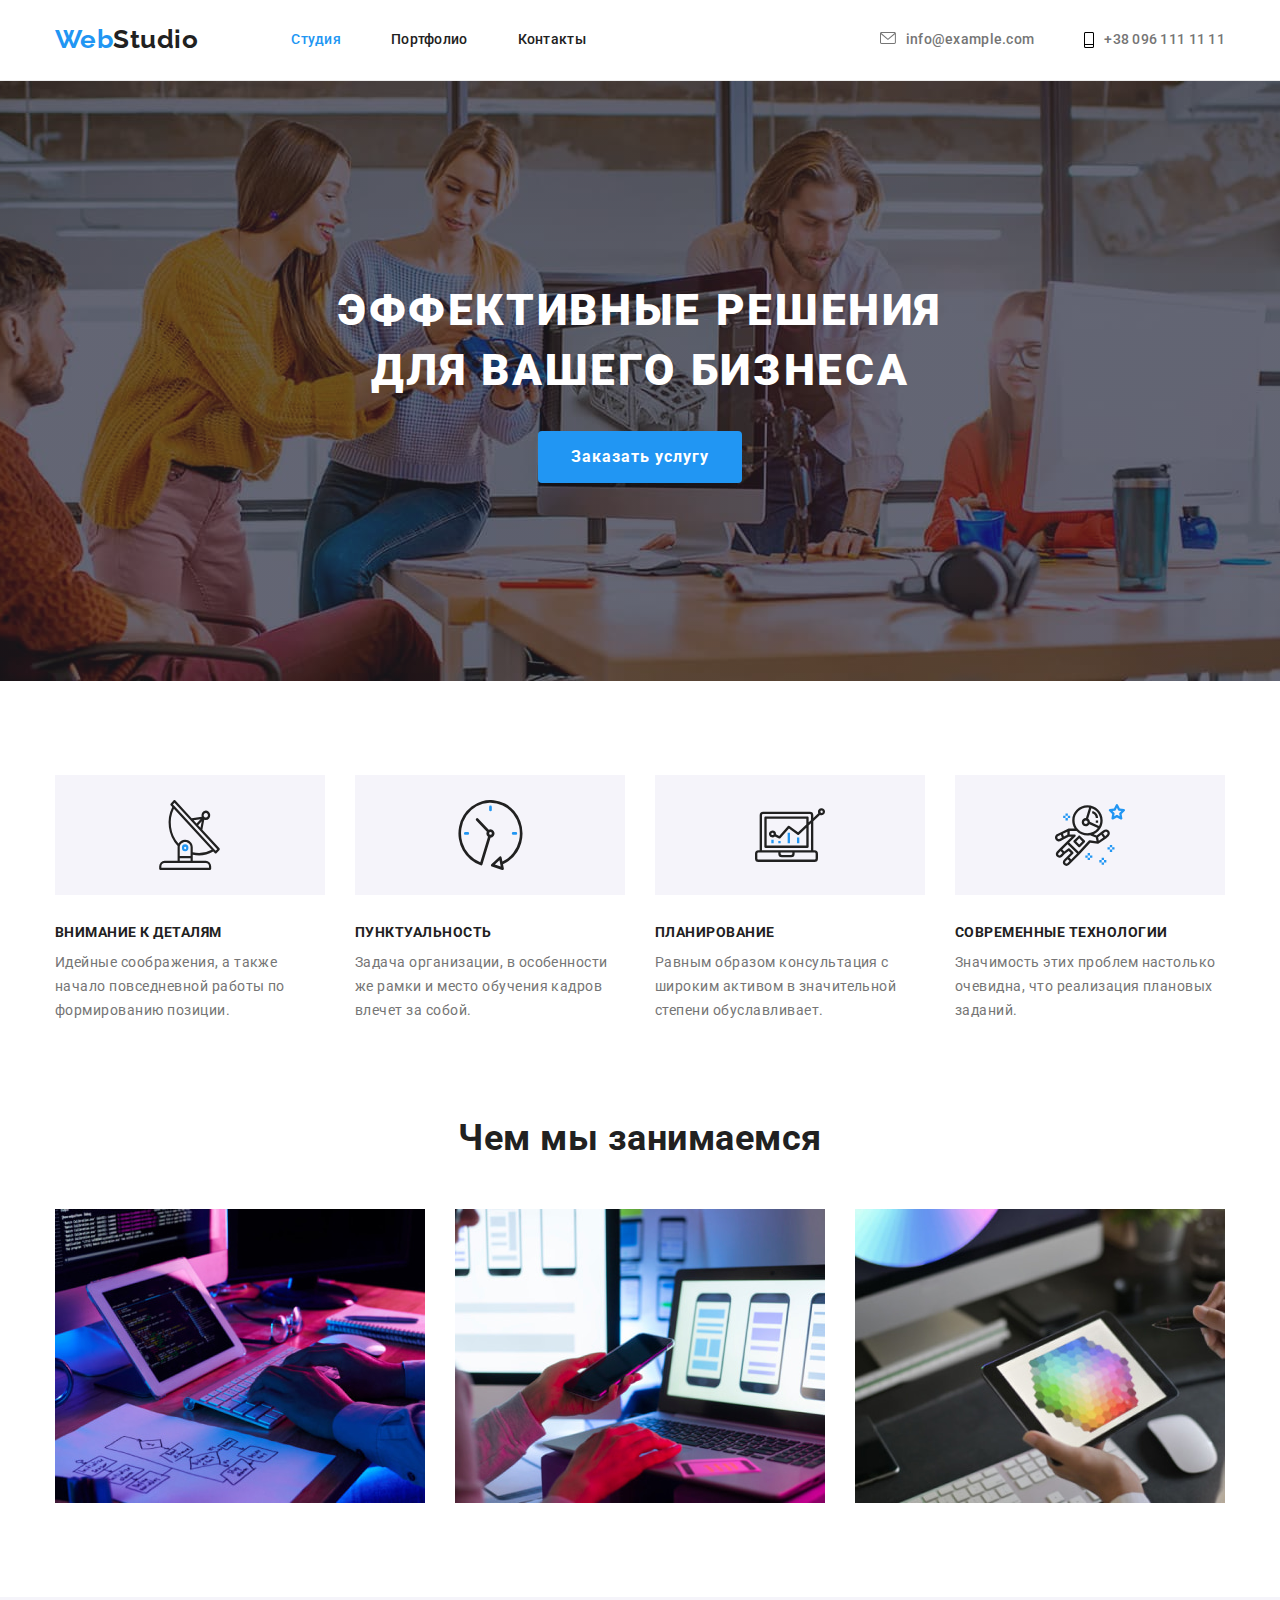
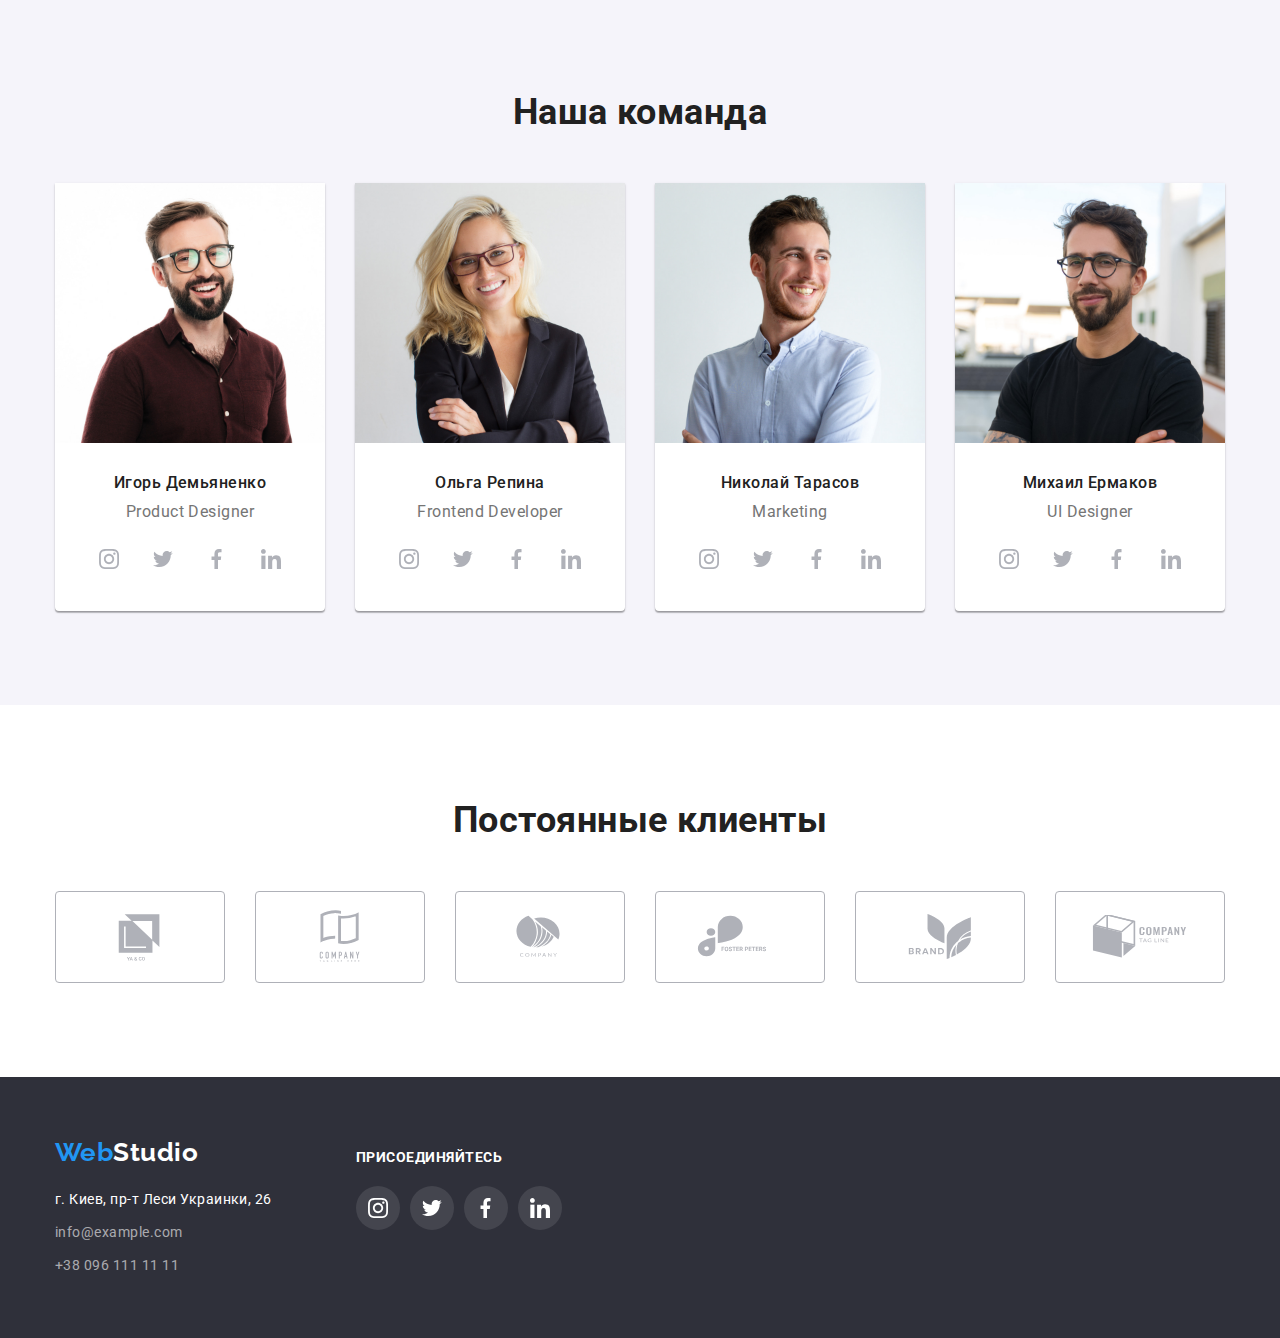
<file: index.html>
<!DOCTYPE html>
<html lang="ru">

<head>
    <meta charset="UTF-8" />
    <meta name="viewport" content="width=device-width, initial-scale=1.0" />
    <title>Главная</title>
    <!-- font-family: 'Raleway', sans-serif; -->
    <!-- font-family: 'Roboto', sans-serif; -->
    <link href="https://fonts.googleapis.com/css2?family=Raleway:wght@700&family=Roboto:wght@400;500;700;900&display=swap"
    rel="stylesheet"
    />
    <!-- modern-normalize-min -->
    <link rel="stylesheet" href="https://cdnjs.cloudflare.com/ajax/libs/modern-normalize/1.1.0/modern-normalize.min.css" />
    <!-- styles.css -->
    <link rel="stylesheet" href="./css/styles.css" />
</head>

<body class="page studio">
    <!--Шапка сайта-->
    <header class="page-header">
        <div class="container main-nav">
            <nav class="nav">
                <a href="./index.html" class="logo">
                    Web<span class="text" lang="en">Studio</span>
                </a>
            
                <ul class="site-nav list">
                    <li class="item"><a href="./index.html" class="link current">Студия</a></li>
                    <li class="item"><a href="./portfolio.html" class="link"> Портфолио</a></li>
                    <li class="item"><a href="/" class="link">Контакты</a></li>
                </ul>
            </nav>
            
            <ul class="contact list">
                <li class="item">
                    <a href="mailto:info@example.com" class="link e-mail">
                        <svg class="icon icon-email">
                            <use href="./images/icons/symbol-defs.svg#icon-envelope"></use>
                        </svg>
                        info@example.com
                    </a>
                </li>
                <li class="item">
                    <a href="tel:+38 096 111 11 11" class="link phone">
                        <svg class="icon icon-phone">
                            <use href="./images/icons/symbol-defs.svg#icon-phone"></use>
                        </svg>
                        +38 096 111 11 11
                    </a>
                </li>
            </ul>
        </div>
    </header>

    <main>
        <!--Герой-->
        <section class="hero overlay">
            <h1 class="hero-title">
                Эффективные решения <br>
                для вашего бизнеса
            </h1>
            <button type="button" class="hero-button button primary">Заказать услугу</button>
        </section>

        <!--Преимущества-->
        <section class="section">
            <div class="container">
                <h2 hidden class="section-title">Наши преимущества</h2>
                
                <ul class="features list">
                    <li class="item icon-antenna">
                        <h3 class="title">Внимание к деталям</h3>
                        <p class="text">
                            Идейные соображения, а также начало повседневной работы по формированию позиции.
                        </p>
                    </li>
                
                    <li class="item icon-clock">
                        <h3 class="title">Пунктуальность</h3>
                        <p class="text">
                            Задача организации, в особенности же рамки и место обучения кадров влечет за собой.
                        </p>
                    </li>
                
                    <li class="item icon-diagram">
                        <h3 class="title">Планирование</h3>
                        <p class="text">
                            Равным образом консультация с широким активом в значительной степени обуславливает.
                        </p>
                    </li>
                
                    <li class="item icon-astronaut">
                        <h3 class="title">Современные технологии</h3>
                        <p class="text">
                            Значимость этих проблем настолько очевидна, что реализация плановых заданий.
                        </p>
                    </li>
                </ul>
            </div>
        </section>

        <!--Примеры работ-->
        <section class="section no-padding-top">
            <div class="container">
                <h2 class="section-title">Чем мы занимаемся</h2>
                
                <ul class="examples list">
                    <li class="item"><img src="./images/img1.jpg" alt="Разработка мобильных приложений" width="370" /></li>
                    <li class="item"><img src="./images/img2.jpg" alt="Разработка мобильных приложений" width="370" /></li>
                    <li class="item"><img src="./images/img3.jpg" alt="Разработка мобильных приложений" width="370" /></li>
                </ul>
            </div>
        </section>

        <!--Сотрудники-->
        <section class="section employees">
            <div class="container">
                <h2 class="section-title">Наша команда</h2>
                
                <ul class="employees-list list">
                    <li class="item">
                        <img src="./images/img4.jpg" alt="Игорь Демьяненко" width="270" />
                        <h3 class="title">Игорь Демьяненко</h3>
                        <p class="text">Product Designer</p>

                        <ul class="social-networks list">
                            <li class="card">
                                <a href="/" class="link" aria-label="Instagram">
                                    <svg class="icon icon-instagram">
                                        <use href="./images/icons/symbol-defs.svg#icon-insta"></use>
                                    </svg>
                                </a>
                            </li>

                            <li class="card">
                                <a href="/" class="link" aria-label="Twitter">
                                    <svg class="icon icon-twitter">
                                        <use href="./images/icons/symbol-defs.svg#icon-twitter"></use>
                                    </svg>
                                </a>
                            </li>

                            <li class="card">
                                <a href="/" class="link" aria-label="Facebook">
                                    <svg class="icon icon-facebook">
                                        <use href="./images/icons/symbol-defs.svg#icon-facebook"></use>
                                    </svg>
                                </a>
                            </li>

                            <li class="card">
                                <a href="/" class="link" aria-label="LinkedIn">
                                    <svg class="icon icon-linkedin">
                                        <use href="./images/icons/symbol-defs.svg#icon-linkedin"></use>
                                    </svg>
                                </a>
                            </li>
                        </ul>
                    </li>
                
                    <li class="item">
                        <img src="./images/img5.jpg" alt="Ольга Репина" width="270" />
                        <h3 class="title">Ольга Репина</h3>
                        <p class="text">Frontend Developer</p>

                        <ul class="social-networks list">
                            <li class="card">
                                <a href="/" class="link" aria-label="Instagram">
                                    <svg class="icon icon-instagram">
                                        <use href="./images/icons/symbol-defs.svg#icon-insta"></use>
                                    </svg>
                                </a>
                            </li>
                        
                            <li class="card">
                                <a href="/" class="link" aria-label="Twitter">
                                    <svg class="icon icon-twitter">
                                        <use href="./images/icons/symbol-defs.svg#icon-twitter"></use>
                                    </svg>
                                </a>
                            </li>
                        
                            <li class="card">
                                <a href="/" class="link" aria-label="Facebook">
                                    <svg class="icon icon-facebook">
                                        <use href="./images/icons/symbol-defs.svg#icon-facebook"></use>
                                    </svg>
                                </a>
                            </li>
                        
                            <li class="card">
                                <a href="/" class="link" aria-label="LinkedIn">
                                    <svg class="icon icon-linkedin">
                                        <use href="./images/icons/symbol-defs.svg#icon-linkedin"></use>
                                    </svg>
                                </a>
                            </li>
                        </ul>
                    </li>
                
                    <li class="item">
                        <img src="./images/img6.jpg" alt="Николай Тарасов" width="270" />
                        <h3 class="title">Николай Тарасов</h3>
                        <p class="text">Marketing</p>

                        <ul class="social-networks list">
                            <li class="card">
                                <a href="/" class="link" aria-label="Instagram">
                                    <svg class="icon icon-instagram">
                                        <use href="./images/icons/symbol-defs.svg#icon-insta"></use>
                                    </svg>
                                </a>
                            </li>
                        
                            <li class="card">
                                <a href="/" class="link" aria-label="Twitter">
                                    <svg class="icon icon-twitter">
                                        <use href="./images/icons/symbol-defs.svg#icon-twitter"></use>
                                    </svg>
                                </a>
                            </li>
                        
                            <li class="card">
                                <a href="/" class="link" aria-label="Facebook">
                                    <svg class="icon icon-facebook">
                                        <use href="./images/icons/symbol-defs.svg#icon-facebook"></use>
                                    </svg>
                                </a>
                            </li>
                        
                            <li class="card">
                                <a href="/" class="link" aria-label="LinkedIn">
                                    <svg class="icon icon-linkedin">
                                        <use href="./images/icons/symbol-defs.svg#icon-linkedin"></use>
                                    </svg>
                                </a>
                            </li>
                        </ul>
                    </li>
                
                    <li class="item">
                        <img src="./images/img7.jpg" alt="Михаил Ермаков" width="270" />
                        <h3 class="title">Михаил Ермаков</h3>
                        <p class="text">UI Designer</p>

                        <ul class="social-networks list">
                            <li class="card">
                                <a href="/" class="link" aria-label="Instagram">
                                    <svg class="icon icon-instagram">
                                        <use href="./images/icons/symbol-defs.svg#icon-insta"></use>
                                    </svg>
                                </a>
                            </li>
                        
                            <li class="card">
                                <a href="/" class="link" aria-label="Twitter">
                                    <svg class="icon icon-twitter">
                                        <use href="./images/icons/symbol-defs.svg#icon-twitter"></use>
                                    </svg>
                                </a>
                            </li>
                        
                            <li class="card">
                                <a href="/" class="link" aria-label="Facebook">
                                    <svg class="icon icon-facebook">
                                        <use href="./images/icons/symbol-defs.svg#icon-facebook"></use>
                                    </svg>
                                </a>
                            </li>
                        
                            <li class="card">
                                <a href="/" class="link" aria-label="LinkedIn">
                                    <svg class="icon icon-linkedin">
                                        <use href="./images/icons/symbol-defs.svg#icon-linkedin"></use>
                                    </svg>
                                </a>
                            </li>
                        </ul>
                    </li>
                </ul>
            </div>
        </section>

        <section class="section customers">
            <div class="container">
                <h2 class="section-title">Постоянные клиенты</h2>

                <ul class="customers-list list">
                    <li class="item">
                        <a href="/" class="link">
                            <svg class="icon icon-logo-yaco" width="106" height="60" aria-label="Company 1">
                                <use href="./images/icons/symbol-defs.svg#icon-logo-yaco"></use>
                            </svg>
                        </a>
                    </li>
                    <li class="item">
                        <a href="/" class="link">
                            <svg class="icon icon-logo-tagline" width="106" height="60" aria-label="Company 2">
                                <use href="./images/icons/symbol-defs.svg#icon-logo-tagline"></use>
                            </svg>
                        </a>
                    </li>
                    <li class="item">
                        <a href="/" class="link">
                            <svg class="icon icon-logo-company" width="106" height="60" aria-label="Company3">
                                <use href="./images/icons/symbol-defs.svg#icon-logo-company"></use>
                            </svg>
                        </a>
                    </li>
                    <li class="item">
                        <a href="/" class="link">
                            <svg class="icon icon-logo-foster" width="106" height="60" aria-label="Company4">
                                <use href="./images/icons/symbol-defs.svg#icon-logo-foster"></use>
                            </svg>
                        </a>
                    </li>
                    <li class="item">
                        <a href="/" class="link">
                            <svg class="icon icon-logo-brand" width="106" height="60" aria-label="Company5">
                                <use href="./images/icons/symbol-defs.svg#icon-logo-brand"></use>
                            </svg>
                        </a>
                    </li>
                    <li class="item">
                        <a href="/" class="link">
                            <svg class="icon icon-logo-tagline-last" width="106" height="60" aria-label="Company6">
                                <use href="./images/icons/symbol-defs.svg#icon-logo-tagline-last"></use>
                            </svg>
                        </a>
                    </li>
                </ul>
            </div>
        </section>
    </main>

    <!--Футер-->
    <footer class="page-footer">
        <div class="container footer">
            <div class="address">
                <a href="./index.html" class="logo">
                    Web<span class="white-text" lang="en">Studio</span>
                </a>
                
                <address>
                    <ul class="address-list list">
                        <li class="item">
                            <a href="https://goo.gl/maps/jCzg7jhKa1Qg6soNA" class="map-link">г. Киев, пр-т Леси Украинки, 26</a>
                        </li>
                
                        <li class="item">
                            <a href="mailto:info@example.com" class="link e-mail">info@example.com</a>
                        </li>
                
                        <li class="item">
                            <a href="tel:+38 096 111 11 11" class="link">+38 096 111 11 11</a>
                        </li>
                    </ul>
                </address>
            </div> 

            <div class="social">
                <h3 class="title">присоединяйтесь</h3>

                <ul class="footer-social list">
                    <li class="card">
                        <a href="/" class="link" aria-label="Instagram">
                            <svg class="icon icon-instagram">
                                <use href="./images/icons/symbol-defs.svg#icon-insta"></use>
                            </svg>
                        </a>
                    </li>
                
                    <li class="card">
                        <a href="/" class="link" aria-label="Twitter">
                            <svg class="icon icon-twitter">
                                <use href="./images/icons/symbol-defs.svg#icon-twitter"></use>
                            </svg>
                        </a>
                    </li>
                
                    <li class="card">
                        <a href="/" class="link" aria-label="Facebook">
                            <svg class="icon icon-facebook">
                                <use href="./images/icons/symbol-defs.svg#icon-facebook"></use>
                            </svg>
                        </a>
                    </li>
                
                    <li class="card">
                        <a href="/" class="link" aria-label="LinkedIn">
                            <svg class="icon icon-linkedin">
                                <use href="./images/icons/symbol-defs.svg#icon-linkedin"></use>
                            </svg>
                        </a>
                    </li>
                </ul>
            </div>
        </div>
    </footer>
</body>

</html>
</file>
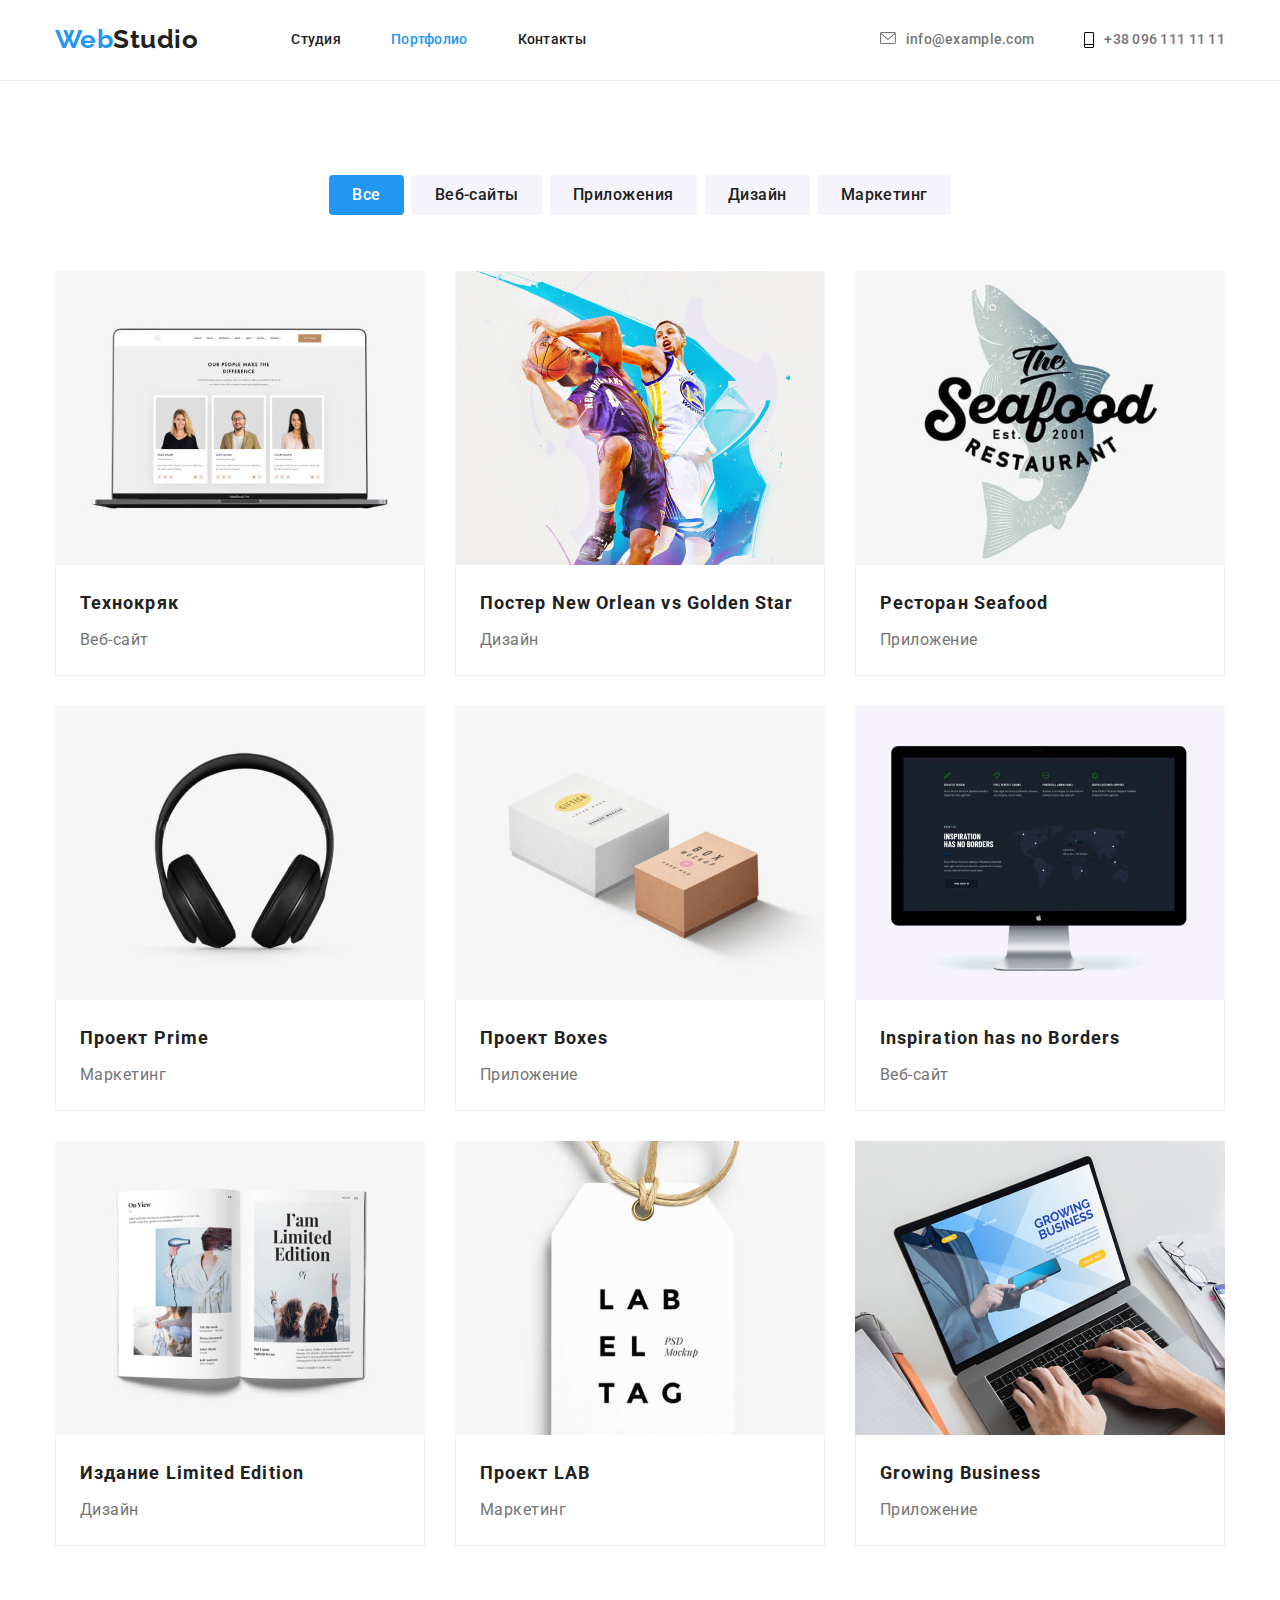
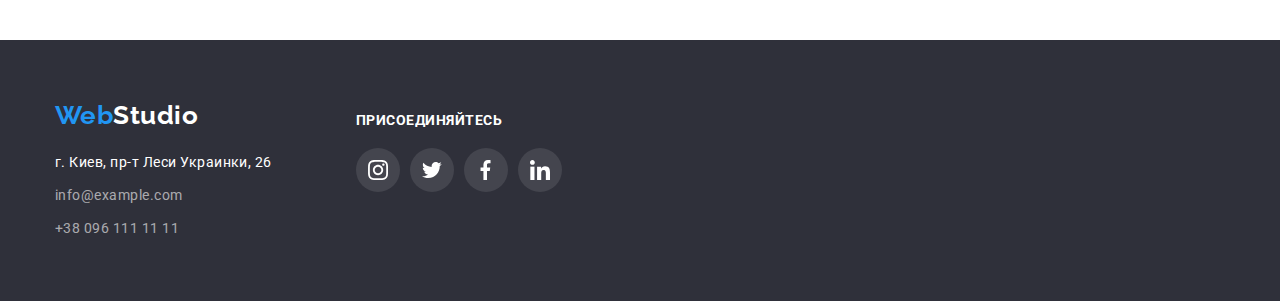
<file: portfolio.html>
<!DOCTYPE html>
<html lang="ru">

<head>
    <meta charset="UTF-8" />
    <meta name="viewport" content="width=device-width, initial-scale=1.0" />
    <title>Портфолио</title>
    <!-- font-family: 'Raleway', sans-serif; -->
    <!-- font-family: 'Roboto', sans-serif; -->
    <link href="https://fonts.googleapis.com/css2?family=Raleway:wght@700&family=Roboto:wght@400;500;700;900&display=swap"
    rel="stylesheet"
    />
    <!-- modern-normalize-min -->
    <link rel="stylesheet" href="https://cdnjs.cloudflare.com/ajax/libs/modern-normalize/1.1.0/modern-normalize.min.css" />
    <!-- styles.css -->
    <link rel="stylesheet" href="./css/styles.css" />
</head>

<body class="page">
    <!--Шапка сайта-->
    <header class="page-header">
        <div class="container main-nav">
            <nav class="nav">
                <a href="./index.html" class="logo">
                    Web<span class="text" lang="en">Studio</span>
                </a>
    
                <ul class="site-nav list">
                    <li class="item"><a href="./index.html" class="link">Студия</a></li>
                    <li class="item"><a href="./portfolio.html" class="link current"> Портфолио</a></li>
                    <li class="item"><a href="/" class="link">Контакты</a></li>
                </ul>
            </nav>
    
            <ul class="contact list">
                <li class="item">
                    <a href="mailto:info@example.com" class="link e-mail">
                        <svg class="icon icon-email">
                            <use href="./images/icons/symbol-defs.svg#icon-envelope"></use>
                        </svg>
                        info@example.com
                    </a>
                </li>
                <li class="item">
                    <a href="tel:+38 096 111 11 11" class="link phone">
                        <svg class="icon icon-phone">
                            <use href="./images/icons/symbol-defs.svg#icon-phone"></use>
                        </svg>
                        +38 096 111 11 11
                    </a>
                </li>
            </ul>
        </div>
    </header>

    <main>
        <section class="section">
            <div class="container">
                <h1 hidden class="section-title">Портфолио</h1>
                <!-- Категории -->
                <ul class="categories-list list">
                    <li class="item"><button type="button" class="button current">Все</button></li>
                    <li class="item"><button type="button" class="button secondary">Веб-сайты</button></li>
                    <li class="item"><button type="button" class="button secondary">Приложения</button></li>
                    <li class="item"><button type="button" class="button secondary">Дизайн</button></li>
                    <li class="item"><button type="button" class="button secondary">Маркетинг</button></li>
                </ul>
                <!-- Проекты -->
                <ul class="projects-list list">
                    <li class="item">
                        <img src="./images/portfolio_technokriak.jpg" alt="Технокряк" width="370">
        
                        <div class="project">
                            <h3 class="title">Технокряк</h3>
                            <p class="text">Веб-сайт</p>
                        </div>
                    </li>
        
                    <li class="item">
                        <img src="./images/portfolio_neworleansvsgoldenstar.jpg" alt="Постер New Orlean vs Golden Star"
                            width="370">
        
                        <div class="project">
                            <h3 class="title">Постер New Orlean vs Golden Star</h3>
                            <p class="text">Дизайн</p>
                        </div>
                    </li>
        
                    <li class="item">
                        <img src="./images/portfolio_seafood.jpg" alt="Ресторан Seafood" width="370">
        
                        <div class="project">
                            <h3 class="title">Ресторан Seafood</h3>
                            <p class="text">Приложение</p>
                        </div>
                    </li>
        
                    <li class="item">
                        <img src="./images/portfolio_prime.jpg" alt="Проект Prime" width="370">
        
                        <div class="project">
                            <h3 class="title">Проект Prime</h3>
                            <p class="text">Маркетинг</p>
                        </div>
                    </li>
        
                    <li class="item">
                        <img src="./images/portfolio_boxes.jpg" alt="Проект Boxes" width="370">
        
                        <div class="project">
                            <h3 class="title">Проект Boxes</h3>
                            <p class="text">Приложение</p>
                        </div>
                    </li>
        
                    <li class="item">
                        <img src="./images/portfolio_inspirationhasnoborders.jpg" alt="Inspiration has no Borders" width="370">
        
                        <div class="project">
                            <h3 class="title">Inspiration has no Borders</h3>
                            <p class="text">Веб-сайт</p>
                        </div>
                    </li>
        
                    <li class="item">
                        <img src="./images/portfolio_limitededition.jpg" alt="Издание Limited Edition" width="370">
        
                        <div class="project">
                            <h3 class="title">Издание Limited Edition</h3>
                            <p class="text">Дизайн</p>
                        </div>
                    </li>
        
                    <li class="item">
                        <img src="./images/portfolio_lab.jpg" alt="Проект LAB" width="370">
        
                        <div class="project">
                            <h3 class="title">Проект LAB</h3>
                            <p class="text">Маркетинг</p>
                        </div>
                    </li>
        
                    <li class="item">
                        <img src="./images/portfolio_growingbusiness.jpg" alt="Growing Business" width="370">
        
                        <div class="project">
                            <h3 class="title">Growing Business</h3>
                            <p class="text">Приложение</p>
                        </div>
                    </li>
                </ul>
            </div>
        </section>
    </main>

    <!--Футер-->
    <footer class="page-footer">
        <div class="container footer">
            <div class="address">
                <a href="./index.html" class="logo">
                    Web<span class="white-text" lang="en">Studio</span>
                </a>
    
                <address>
                    <ul class="address-list list">
                        <li class="item">
                            <a href="https://goo.gl/maps/jCzg7jhKa1Qg6soNA" class="map-link">г. Киев, пр-т Леси Украинки,
                                26</a>
                        </li>
    
                        <li class="item">
                            <a href="mailto:info@example.com" class="link e-mail">info@example.com</a>
                        </li>
    
                        <li class="item">
                            <a href="tel:+38 096 111 11 11" class="link">+38 096 111 11 11</a>
                        </li>
                    </ul>
                </address>
            </div>
    
            <div class="social">
                <h3 class="title">присоединяйтесь</h3>
    
                <ul class="footer-social list">
                    <li class="card">
                        <a href="/" class="link" aria-label="Instagram">
                            <svg class="icon icon-instagram">
                                <use href="./images/icons/symbol-defs.svg#icon-insta"></use>
                            </svg>
                        </a>
                    </li>
    
                    <li class="card">
                        <a href="/" class="link" aria-label="Twitter">
                            <svg class="icon icon-twitter">
                                <use href="./images/icons/symbol-defs.svg#icon-twitter"></use>
                            </svg>
                        </a>
                    </li>
    
                    <li class="card">
                        <a href="/" class="link" aria-label="Facebook">
                            <svg class="icon icon-facebook">
                                <use href="./images/icons/symbol-defs.svg#icon-facebook"></use>
                            </svg>
                        </a>
                    </li>
    
                    <li class="card">
                        <a href="/" class="link" aria-label="LinkedIn">
                            <svg class="icon icon-linkedin">
                                <use href="./images/icons/symbol-defs.svg#icon-linkedin"></use>
                            </svg>
                        </a>
                    </li>
                </ul>
            </div>
        </div>
    </footer>
</body>
    
</html>
</file>
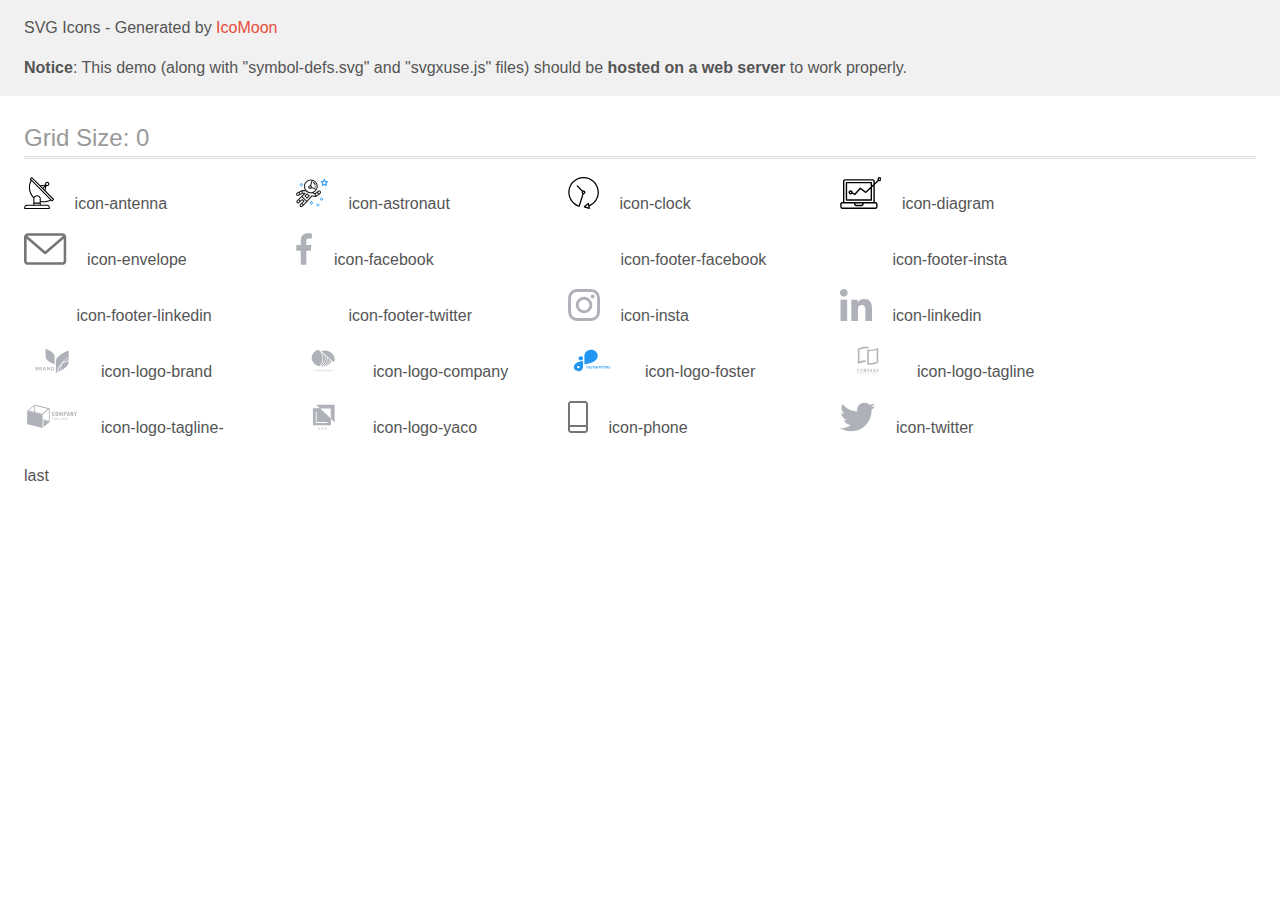
<file: images/icons/hw4/demo-external-svg.html>
<!doctype html>
<html>
<head>
    <title>IcoMoon - SVG Icons</title>
    <meta charset="utf-8">
    <meta name="viewport" content="width=device-width, initial-scale=1">
    <link rel="stylesheet" href="demo-files/demo.css">
    <link rel="stylesheet" href="style.css">
</head>
<body>
<header class="bgc1 clearfix">
<div class="mhl">
    <p>SVG Icons - Generated by <a href="https://icomoon.io/app">IcoMoon</a></p><p><strong>Notice</strong>: This demo (along with "symbol-defs.svg" and "svgxuse.js" files) should be <b>hosted on a web server</b> to work properly.</p>
</div>
</header>
    <div class="clearfix mhl ptl">
        <h1 class="mvm mtn fgc1">Grid Size: 0</h1>
        <div class="glyph fs1">
            <div class="clearfix pbs">
                <svg class="icon icon-antenna"><use xlink:href="symbol-defs.svg#icon-antenna"></use></svg><span class="name"> icon-antenna</span>
            </div>
        </div>
        <div class="glyph fs1">
            <div class="clearfix pbs">
                <svg class="icon icon-astronaut"><use xlink:href="symbol-defs.svg#icon-astronaut"></use></svg><span class="name"> icon-astronaut</span>
            </div>
        </div>
        <div class="glyph fs1">
            <div class="clearfix pbs">
                <svg class="icon icon-clock"><use xlink:href="symbol-defs.svg#icon-clock"></use></svg><span class="name"> icon-clock</span>
            </div>
        </div>
        <div class="glyph fs1">
            <div class="clearfix pbs">
                <svg class="icon icon-diagram"><use xlink:href="symbol-defs.svg#icon-diagram"></use></svg><span class="name"> icon-diagram</span>
            </div>
        </div>
        <div class="glyph fs1">
            <div class="clearfix pbs">
                <svg class="icon icon-envelope"><use xlink:href="symbol-defs.svg#icon-envelope"></use></svg><span class="name"> icon-envelope</span>
            </div>
        </div>
        <div class="glyph fs1">
            <div class="clearfix pbs">
                <svg class="icon icon-facebook"><use xlink:href="symbol-defs.svg#icon-facebook"></use></svg><span class="name"> icon-facebook</span>
            </div>
        </div>
        <div class="glyph fs1">
            <div class="clearfix pbs">
                <svg class="icon icon-footer-facebook"><use xlink:href="symbol-defs.svg#icon-footer-facebook"></use></svg><span class="name"> icon-footer-facebook</span>
            </div>
        </div>
        <div class="glyph fs1">
            <div class="clearfix pbs">
                <svg class="icon icon-footer-insta"><use xlink:href="symbol-defs.svg#icon-footer-insta"></use></svg><span class="name"> icon-footer-insta</span>
            </div>
        </div>
        <div class="glyph fs1">
            <div class="clearfix pbs">
                <svg class="icon icon-footer-linkedin"><use xlink:href="symbol-defs.svg#icon-footer-linkedin"></use></svg><span class="name"> icon-footer-linkedin</span>
            </div>
        </div>
        <div class="glyph fs1">
            <div class="clearfix pbs">
                <svg class="icon icon-footer-twitter"><use xlink:href="symbol-defs.svg#icon-footer-twitter"></use></svg><span class="name"> icon-footer-twitter</span>
            </div>
        </div>
        <div class="glyph fs1">
            <div class="clearfix pbs">
                <svg class="icon icon-insta"><use xlink:href="symbol-defs.svg#icon-insta"></use></svg><span class="name"> icon-insta</span>
            </div>
        </div>
        <div class="glyph fs1">
            <div class="clearfix pbs">
                <svg class="icon icon-linkedin"><use xlink:href="symbol-defs.svg#icon-linkedin"></use></svg><span class="name"> icon-linkedin</span>
            </div>
        </div>
        <div class="glyph fs1">
            <div class="clearfix pbs">
                <svg class="icon icon-logo-brand"><use xlink:href="symbol-defs.svg#icon-logo-brand"></use></svg><span class="name"> icon-logo-brand</span>
            </div>
        </div>
        <div class="glyph fs1">
            <div class="clearfix pbs">
                <svg class="icon icon-logo-company"><use xlink:href="symbol-defs.svg#icon-logo-company"></use></svg><span class="name"> icon-logo-company</span>
            </div>
        </div>
        <div class="glyph fs1">
            <div class="clearfix pbs">
                <svg class="icon icon-logo-foster"><use xlink:href="symbol-defs.svg#icon-logo-foster"></use></svg><span class="name"> icon-logo-foster</span>
            </div>
        </div>
        <div class="glyph fs1">
            <div class="clearfix pbs">
                <svg class="icon icon-logo-tagline"><use xlink:href="symbol-defs.svg#icon-logo-tagline"></use></svg><span class="name"> icon-logo-tagline</span>
            </div>
        </div>
        <div class="glyph fs1">
            <div class="clearfix pbs">
                <svg class="icon icon-logo-tagline-last"><use xlink:href="symbol-defs.svg#icon-logo-tagline-last"></use></svg><span class="name"> icon-logo-tagline-last</span>
            </div>
        </div>
        <div class="glyph fs1">
            <div class="clearfix pbs">
                <svg class="icon icon-logo-yaco"><use xlink:href="symbol-defs.svg#icon-logo-yaco"></use></svg><span class="name"> icon-logo-yaco</span>
            </div>
        </div>
        <div class="glyph fs1">
            <div class="clearfix pbs">
                <svg class="icon icon-phone"><use xlink:href="symbol-defs.svg#icon-phone"></use></svg><span class="name"> icon-phone</span>
            </div>
        </div>
        <div class="glyph fs1">
            <div class="clearfix pbs">
                <svg class="icon icon-twitter"><use xlink:href="symbol-defs.svg#icon-twitter"></use></svg><span class="name"> icon-twitter</span>
            </div>
        </div>
  </div>
<script defer src="svgxuse.js"></script>
</body>
</html>
</file>
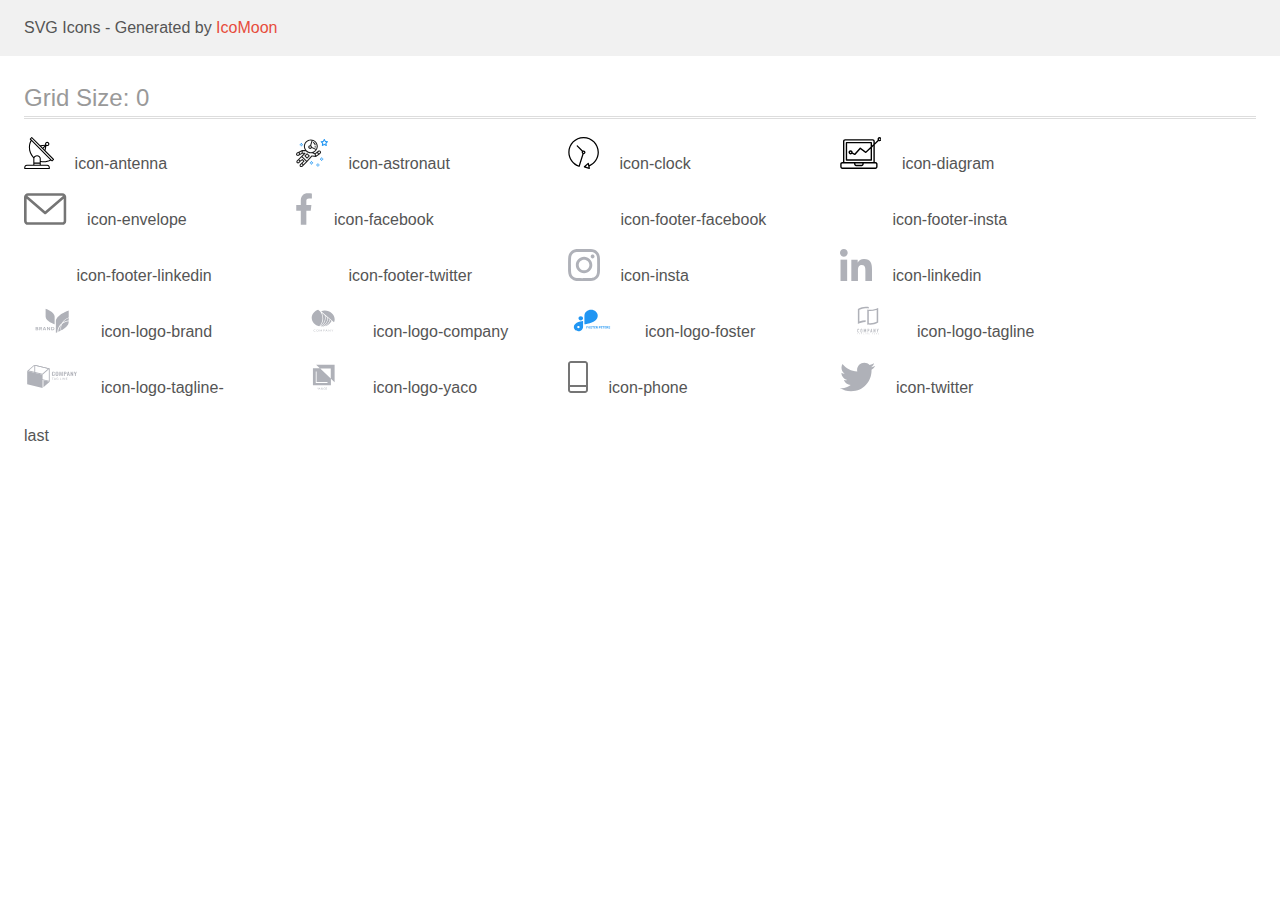
<file: images/icons/hw4/demo.html>
<!doctype html>
<html>
<head>
    <title>IcoMoon - SVG Icons</title>
    <meta charset="utf-8">
    <meta name="viewport" content="width=device-width, initial-scale=1">
    <link rel="stylesheet" href="demo-files/demo.css">
    <link rel="stylesheet" href="style.css">
</head>
<body>
<svg aria-hidden="true" style="position: absolute; width: 0; height: 0; overflow: hidden;" version="1.1" xmlns="http://www.w3.org/2000/svg" xmlns:xlink="http://www.w3.org/1999/xlink">
<defs>
<symbol id="icon-antenna" viewBox="0 0 30 32">
<path d="M29.859 22.098l-8.443-8.505 0.937-4.616c0.225 0.090 0.485 0.144 0.758 0.146h0.007c0.008 0 0.017 0 0.026 0 1.192 0 2.159-0.967 2.159-2.159s-0.967-2.159-2.159-2.159c-1.192 0-2.159 0.967-2.159 2.159 0 0.259 0.046 0.508 0.13 0.739l-0.005-0.015-4.96 0.606-8.091-8.133c-0.096-0.098-0.229-0.159-0.376-0.16h-0c-0.14 0.001-0.274 0.057-0.373 0.155l-1.512 1.504c-0.096 0.097-0.156 0.23-0.156 0.377s0.060 0.281 0.156 0.377v0l0.814 0.825c-1.143 2.062-1.816 4.522-1.816 7.139 0 4.106 1.656 7.824 4.336 10.525l-0.001-0.001c0.043 0.041 0.092 0.074 0.146 0.097-0.032 0.164-0.051 0.353-0.052 0.546v6.188h-6.4c-1.472 0.001-2.666 1.194-2.667 2.666v1.067c0 0.295 0.239 0.534 0.534 0.534h24.534c0.294 0 0.533-0.239 0.533-0.534v-1.067c-0.002-1.472-1.195-2.665-2.666-2.666h-6.4v-2.742c1.003 0.21 2.024 0.317 3.049 0.32 2.58-0.003 5.005-0.663 7.117-1.822l-0.077 0.039 0.818 0.823c0.099 0.101 0.235 0.159 0.376 0.16 0.14-0.001 0.274-0.057 0.373-0.155l1.512-1.504c0.096-0.097 0.156-0.23 0.156-0.377s-0.060-0.281-0.156-0.377v0zM22.366 6.233c0.193-0.192 0.459-0.31 0.752-0.31 0.589 0 1.067 0.478 1.067 1.066s-0.477 1.066-1.067 1.066c-0 0-0 0-0 0h-0.004c-0.587-0.003-1.061-0.479-1.061-1.066 0-0.295 0.12-0.563 0.314-0.756l0-0h-0.002zM21.11 9.737l-0.598 2.946-1.175-1.183 1.774-1.763zM20.504 8.835l-1.92 1.909-1.486-1.493 3.406-0.416zM23.090 28.8c0.884 0 1.6 0.716 1.6 1.6v0 0.534h-23.466v-0.534c0-0.884 0.716-1.6 1.6-1.6v0h20.267zM15.623 26.666v1.067h-5.334v-1.067h5.334zM10.29 25.6v-4.053c0-1.294 1.196-2.346 2.666-2.346s2.667 1.053 2.667 2.346v4.053h-5.333zM16.69 23.904v-2.357c0-1.882-1.675-3.413-3.733-3.413-0.017-0-0.038-0-0.058-0-1.353 0-2.54 0.707-3.213 1.771l-0.009 0.016c-2.36-2.482-3.812-5.846-3.812-9.55 0-2.314 0.567-4.496 1.569-6.414l-0.036 0.077 18.602 18.709c-1.823 0.947-3.979 1.502-6.266 1.502-1.079 0-2.128-0.124-3.136-0.357l0.093 0.018zM27.979 23.22l-21.057-21.181 0.754-0.752 7.935 7.98c0.004 0 0.006 0.007 0.010 0.010l13.115 13.191-0.757 0.752z"></path>
</symbol>
<symbol id="icon-astronaut" viewBox="0 0 32 32">
<path fill="#2196f3" style="fill: var(--color1, #2196f3)" d="M31.974 4.524c-0.064-0.191-0.227-0.332-0.427-0.362l-0.003-0-1.911-0.278-0.855-1.731c-0.179-0.365-0.777-0.365-0.956 0l-0.855 1.731-1.911 0.278c-0.26 0.039-0.457 0.26-0.457 0.528 0 0.15 0.062 0.285 0.161 0.382l1.383 1.348-0.326 1.903c-0.034 0.2 0.048 0.402 0.212 0.522 0.166 0.12 0.383 0.135 0.562 0.040l1.709-0.899 1.709 0.899c0.072 0.038 0.157 0.061 0.247 0.061 0.295 0 0.534-0.239 0.534-0.534 0-0.031-0.003-0.062-0.008-0.092l0 0.003-0.326-1.903 1.383-1.348c0.099-0.097 0.161-0.233 0.161-0.382 0-0.059-0.009-0.115-0.027-0.168l0.001 0.004zM29.511 5.851c-0.126 0.122-0.183 0.299-0.153 0.472l0.191 1.114-1-0.526c-0.072-0.039-0.158-0.062-0.249-0.062s-0.177 0.023-0.252 0.063l0.003-0.001-1 0.526 0.191-1.114c0.005-0.027 0.008-0.059 0.008-0.091 0-0.149-0.061-0.285-0.16-0.381l-0-0-0.811-0.79 1.119-0.162c0.174-0.025 0.324-0.134 0.402-0.292l0.5-1.013 0.5 1.013c0.078 0.158 0.228 0.267 0.402 0.292l1.119 0.162-0.809 0.79zM26.134 20.522h-1.067v1.067h1.067v-1.067zM26.134 22.656h-1.067v1.066h1.067v-1.066zM27.2 21.589h-1.067v1.067h1.067v-1.067zM25.067 21.589h-1.067v1.067h1.067v-1.067zM22.4 26.389h-1.067v1.067h1.067v-1.067zM22.4 28.523h-1.067v1.067h1.067v-1.067zM23.467 27.456h-1.067v1.067h1.067v-1.067zM21.334 27.456h-1.067v1.067h1.067v-1.067zM16 24.256h-1.066v1.067h1.066v-1.067zM16 26.389h-1.066v1.067h1.066v-1.067zM17.067 25.322h-1.067v1.067h1.067v-1.067zM14.934 25.322h-1.067v1.067h1.067v-1.067zM5.867 6.122h-1.066v1.066h1.066v-1.066zM5.867 8.256h-1.066v1.066h1.066v-1.066zM6.933 7.189h-1.067v1.067h1.066v-1.067zM4.8 7.189h-1.067v1.067h1.067v-1.067z"></path>
<path fill="#212121" style="fill: var(--color2, #212121)" d="M24.715 14.16c-0.28-0.376-0.699-0.636-1.179-0.703l-0.009-0.001c-0.076-0.012-0.164-0.018-0.254-0.018-0.411 0-0.789 0.139-1.090 0.373l0.004-0.003-1.253 0.96-1.898 1.417-1.358-0.541c2.421-1.086 4.113-3.508 4.113-6.32 0-3.823-3.122-6.934-6.961-6.934s-6.961 3.11-6.961 6.934c0 1.386 0.415 2.674 1.12 3.759l-2.768-0.024c-0.009 0-0.016 0.005-0.023 0.005-0.057 0.003-0.11 0.014-0.159 0.033l0.004-0.001c-0.013 0.005-0.026 0.007-0.038 0.013-0.006 0.003-0.013 0.003-0.019 0.006l-3.233 1.596c-0 0-0.001 0-0.001 0.001l-1.893 0.91c-0.024 0.011-0.045 0.023-0.065 0.036l0.001-0.001c-0.482 0.324-0.795 0.867-0.795 1.483 0 0.297 0.073 0.577 0.201 0.823l-0.005-0.010c0.22 0.424 0.592 0.742 1.043 0.885l0.013 0.003c0.161 0.053 0.345 0.083 0.537 0.083 0.308 0 0.598-0.078 0.851-0.216l-0.009 0.005 1.388-0.738 2.264-1.169 1.357-0.008-5.442 5.415c0 0.001-0.001 0.001-0.001 0.001l-1.339 1.333c-0.303 0.299-0.491 0.714-0.491 1.173 0 0.002 0 0.003 0 0.005v-0c0.002 0.919 0.748 1.664 1.667 1.664 0.001 0 0.002 0 0.002 0h-0c0.428 0 0.854-0.162 1.18-0.485l1.314-1.309 1.741-1.3 0.901 0.897-3.102 3.088c-0.303 0.299-0.491 0.714-0.491 1.173 0 0.001 0 0.003 0 0.004v-0c0 0.445 0.174 0.864 0.49 1.179 0.302 0.3 0.717 0.485 1.176 0.485 0.001 0 0.002 0 0.003 0h-0c0.427 0 0.855-0.162 1.18-0.485l4.488-4.472c0.007-0.006 0.016-0.009 0.022-0.016l5.166-5.658 3.471 0.494c0.025 0.004 0.050 0.006 0.075 0.006 0.064 0 0.127-0.016 0.187-0.038 0.017-0.006 0.032-0.015 0.049-0.023 0.019-0.010 0.039-0.015 0.058-0.027l3.213-2.133c0.012-0.008 0.018-0.021 0.029-0.030 0.013-0.010 0.029-0.014 0.041-0.026l1.271-1.191c0.348-0.326 0.564-0.787 0.564-1.3 0-0.4-0.132-0.769-0.355-1.066l0.003 0.005zM2.13 17.77c-0.098 0.054-0.215 0.086-0.34 0.086-0.078 0-0.153-0.013-0.224-0.036l0.005 0.001c-0.294-0.093-0.504-0.364-0.504-0.683 0-0.235 0.114-0.444 0.289-0.575l0.002-0.001 1.314-0.632 0.316 0.924 0.133 0.389-0.992 0.527zM5.627 15.942l-1.548 0.8-0.255-0.746-0.184-0.537 2.027-1.001-0.040 1.484zM20.727 9.322c0 0.918-0.219 1.785-0.599 2.56l-4.181-1.899c-0.044-0.575-0.342-1.072-0.782-1.384l-0.006-0.004 1.464-4.861c2.377 0.757 4.104 2.975 4.104 5.588zM8.938 9.322c0-3.235 2.644-5.867 5.894-5.867 0.253 0 0.5 0.022 0.745 0.053l-1.432 4.753c-0.019 0-0.037-0.006-0.057-0.006-0 0-0.001 0-0.001 0-1.032 0-1.869 0.835-1.872 1.867v0c0.003 1.031 0.84 1.867 1.872 1.867 0 0 0 0 0.001 0h-0c0.695 0 1.295-0.383 1.618-0.944l3.863 1.755c-1.075 1.447-2.795 2.39-4.737 2.39-3.25 0-5.894-2.632-5.894-5.867zM14.895 10.122c0 0.441-0.362 0.8-0.806 0.8-0 0-0.001 0-0.001 0-0.443 0-0.802-0.358-0.804-0.8v-0c0-0.441 0.361-0.8 0.806-0.8s0.806 0.359 0.806 0.8zM2.464 25.146c-0.11 0.109-0.261 0.176-0.428 0.176s-0.317-0.067-0.427-0.175l0 0c-0.109-0.108-0.176-0.257-0.176-0.422s0.067-0.314 0.176-0.422l0-0 0.962-0.959 0.852 0.848-0.959 0.954zM5.678 28.88c-0.11 0.109-0.261 0.176-0.428 0.176s-0.317-0.067-0.427-0.175l0 0c-0.109-0.108-0.176-0.257-0.176-0.422s0.067-0.314 0.176-0.422l0-0 0.963-0.959 0.852 0.848-0.96 0.955zM9.16 25.411l-0.001 0.001-1.765 1.76-0.852-0.848 1.765-1.757c0.040-0.040 0.065-0.088 0.090-0.136 0.007-0.014 0.020-0.026 0.026-0.040 0.016-0.041 0.019-0.085 0.026-0.128 0.003-0.025 0.014-0.048 0.014-0.073 0-0.035-0.013-0.070-0.020-0.105-0.006-0.032-0.006-0.064-0.019-0.096-0.025-0.053-0.055-0.098-0.092-0.138l0 0c-0.010-0.012-0.014-0.026-0.025-0.038h-0.001s0-0.001-0.001-0.002l-1.607-1.6c-0.017-0.017-0.039-0.024-0.058-0.038-0.025-0.021-0.054-0.040-0.084-0.056l-0.003-0.001c-0.026-0.012-0.058-0.023-0.090-0.031l-0.003-0.001c-0.030-0.009-0.065-0.017-0.101-0.020l-0.002-0c-0.007-0-0.015-0-0.023-0-0.026 0-0.051 0.002-0.075 0.005l0.003-0c-0.036 0.005-0.069 0.009-0.104 0.021s-0.064 0.027-0.094 0.045c-0.020 0.011-0.043 0.015-0.061 0.029l-1.774 1.324-0.901-0.897 2.399-2.386 4.36 4.289-0.928 0.919zM15.979 18.394c-0.016-0.002-0.030 0.004-0.046 0.003-0.008-0-0.017-0.001-0.027-0.001-0.031 0-0.062 0.003-0.092 0.008l0.003-0c-0.070 0.011-0.132 0.035-0.187 0.070l0.002-0.001c-0.030 0.018-0.057 0.037-0.083 0.061-0.013 0.011-0.028 0.016-0.040 0.029l-4.698 5.146-4.328-4.256 2.833-2.818c0.096-0.097 0.156-0.23 0.156-0.377 0-0.295-0.239-0.534-0.534-0.534-0.001 0-0.001 0-0.002 0h0l-2.219 0.013 0.028-1.607 3.104 0.027c1.264 1.297 3.027 2.101 4.978 2.101 0.001 0 0.002 0 0.003 0h-0c0.438 0 0.864-0.046 1.28-0.122 0.040 0.032 0.080 0.064 0.129 0.085l2.41 0.96 0.152 0.758 0.178 0.886-3.003-0.427zM20.020 18.572l-0.313-1.558 1.446-1.080 0.946 1.257-2.080 1.381zM23.773 15.741l-0.837 0.785-0.931-1.236 0.831-0.637c0.155-0.119 0.351-0.168 0.543-0.143 0.193 0.027 0.364 0.128 0.48 0.284 0.088 0.117 0.141 0.265 0.141 0.426 0 0.206-0.087 0.391-0.226 0.521l-0 0z"></path>
<path fill="#212121" style="fill: var(--color2, #212121)" d="M13.602 18.544l-2.143-2.134c-0.096-0.096-0.229-0.155-0.376-0.155s-0.28 0.059-0.376 0.155l-2.143 2.133c-0.097 0.097-0.156 0.23-0.156 0.378s0.060 0.281 0.156 0.378l-0-0 2.142 2.134c0.096 0.096 0.229 0.156 0.376 0.156s0.28-0.059 0.376-0.156v0l2.143-2.134c0.097-0.097 0.157-0.23 0.157-0.378s-0.060-0.281-0.157-0.378l-0-0zM11.083 20.303l-1.387-1.381 1.386-1.381 1.387 1.381-1.387 1.381zM17.164 5.071l-0.258 1.036c0.071 0.018 1.738 0.452 1.738 2.149h1.067c0-2.017-1.666-2.965-2.547-3.184zM19.711 9.322h-1.067v1.066h1.067v-1.066z"></path>
</symbol>
<symbol id="icon-clock" viewBox="0 0 31 32">
<path d="M30.839 15.301c-0.001-8.452-6.853-15.303-15.305-15.303s-15.305 6.852-15.305 15.305c0 6.79 4.422 12.548 10.543 14.55l0.108 0.031c0.057 0.017 0.123 0.027 0.191 0.027 0.125 0 0.242-0.034 0.343-0.093l-0.003 0.002c0.137-0.082 0.233-0.206 0.283-0.357l3.863-12.251c1.048-0.009 1.895-0.861 1.895-1.911 0-1.055-0.856-1.911-1.911-1.911-0.3 0-0.584 0.069-0.836 0.192l0.011-0.005-5.102-5.106c-0.112-0.098-0.259-0.158-0.421-0.158-0.353 0-0.64 0.287-0.64 0.64 0 0.16 0.059 0.307 0.156 0.419l-0.001-0.001 5.106 5.111c-0.121 0.241-0.192 0.526-0.192 0.826 0 0.601 0.283 1.136 0.723 1.479l0.004 0.003-3.685 11.671c-5.408-2.035-9.186-7.165-9.186-13.177 0-7.756 6.287-14.043 14.043-14.043s14.043 6.287 14.043 14.043c0 5.688-3.381 10.586-8.243 12.793l-0.088 0.036-0.398-1.874c-0.066-0.289-0.32-0.502-0.625-0.502-0.162 0-0.31 0.060-0.423 0.159l0.001-0.001-3.84 3.429c-0.127 0.117-0.207 0.285-0.207 0.471 0 0.282 0.182 0.521 0.435 0.607l0.005 0.001 4.901 1.563c0.057 0.019 0.123 0.029 0.192 0.029 0.353 0 0.64-0.287 0.64-0.64 0-0.046-0.005-0.091-0.014-0.134l0.001 0.004-0.393-1.838c5.529-2.374 9.33-7.772 9.33-14.057 0-0.011 0-0.022-0-0.034v0.002zM15.534 14.661c0.353 0 0.64 0.287 0.64 0.64s-0.287 0.64-0.64 0.64v0c-0.353 0-0.64-0.287-0.64-0.64s0.287-0.64 0.64-0.64v0zM17.637 29.527l2.185-1.947 0.599 2.839-2.789-0.891z"></path>
</symbol>
<symbol id="icon-diagram" viewBox="0 0 41 32">
<path d="M2.074 31.935h33.167c1.145 0 2.074-0.929 2.074-2.074v0-2.767c0-1.145-0.929-2.074-2.074-2.074v0h-0.693v-17.221l3.929-3.721c0.268 0.134 0.584 0.213 0.918 0.213 1.152 0 2.086-0.934 2.086-2.086s-0.934-2.086-2.086-2.086c-1.152 0-2.086 0.934-2.086 2.086 0 0.321 0.072 0.625 0.202 0.896l-0.005-0.013-2.957 2.797v-1.594c0-1.145-0.929-2.074-2.074-2.074v0h-27.639c-1.145 0-2.074 0.929-2.074 2.074v0 20.735h-0.687c-1.145 0-2.074 0.929-2.074 2.074v0 2.761c0 1.145 0.929 2.074 2.074 2.074v0zM39.39 1.529c0.019-0.002 0.041-0.003 0.064-0.003 0.383 0 0.693 0.31 0.693 0.693s-0.31 0.693-0.693 0.693c-0.023 0-0.045-0.001-0.067-0.003l0.003 0c-0.354-0.034-0.629-0.33-0.629-0.69s0.275-0.657 0.627-0.69l0.003-0zM4.148 4.29c0-0.379 0.308-0.687 0.687-0.687h27.639c0.385 0 0.693 0.308 0.693 0.687v2.904l-1.381 1.316v-2.833c0-0.385-0.308-0.693-0.693-0.693h-24.871c-0.379 0-0.687 0.308-0.687 0.693v17.274c0 0.379 0.308 0.687 0.687 0.687h24.877c0.385 0 0.693-0.308 0.693-0.687v-12.539l1.381-1.31v15.923h-29.025v-20.735zM10.37 13.274c-0.005-0-0.011-0-0.017-0-1.145 0-2.074 0.929-2.074 2.074s0.929 2.074 2.074 2.074c0.562 0 1.072-0.224 1.446-0.587l-0 0 2.406 1.209c0.279 0.136 0.616 0.071 0.824-0.16l5.102-5.748 5.019 3.763c0.273 0.201 0.652 0.178 0.889-0.047l4.367-4.136v10.548h-23.496v-15.905h23.496v3.449l-4.889 4.628-5.061-3.793c-0.115-0.087-0.26-0.139-0.417-0.139-0.206 0-0.392 0.090-0.519 0.233l-0.001 0.001-5.173 5.825-1.938-0.972c0.018-0.083 0.024-0.166 0.030-0.249 0-1.145-0.929-2.074-2.074-2.074v0zM11.058 15.348c0 0.383-0.31 0.693-0.693 0.693s-0.693-0.31-0.693-0.693v0c0-0.383 0.31-0.693 0.693-0.693s0.693 0.31 0.693 0.693v0zM15.206 26.406h6.898v0.687c0 0.385-0.308 0.693-0.687 0.693h-5.529c-0.379 0-0.693-0.308-0.693-0.693v-0.687zM1.375 27.093c0-0.379 0.308-0.687 0.693-0.687h11.745v0.687c0 1.145 0.929 2.074 2.074 2.074v0h5.529c1.145 0 2.074-0.929 2.074-2.074v0-0.687h11.745c0.379 0 0.687 0.308 0.687 0.687v2.767c0 0.379-0.308 0.687-0.687 0.687h-33.161c-0.385 0-0.693-0.308-0.693-0.687v-2.767z"></path>
</symbol>
<symbol id="icon-envelope" viewBox="0 0 43 32">
<path fill="#757575" style="fill: var(--color3, #757575)" d="M38.667 0h-34.667c-2.213 0-4 1.787-4 4v24c0 2.213 1.787 4 4 4h34.667c2.213 0 4-1.787 4-4v-24c0-2.213-1.787-4-4-4zM38.667 2.667c0.003-0 0.007-0 0.011-0 0.189 0 0.368 0.039 0.531 0.11l-0.009-0.003-17.867 15.467-17.867-15.467c0.154-0.067 0.334-0.107 0.523-0.107 0.004 0 0.007 0 0.011 0h34.666zM38.667 29.333h-34.667c-0.736 0-1.333-0.597-1.333-1.333v0-22.4l17.787 15.413c0.234 0.206 0.542 0.332 0.88 0.332s0.646-0.126 0.881-0.333l-0.001 0.001 17.787-15.413v22.4c0 0.736-0.597 1.333-1.333 1.333v0z"></path>
</symbol>
<symbol id="icon-facebook" viewBox="0 0 18 32">
<path fill="#afb1b8" style="fill: var(--color4, #afb1b8)" d="M13.328 5.312h2.928v-5.088c-0.512-0.064-2.24-0.224-4.256-0.224-4.224 0-7.104 2.656-7.104 7.52v4.48h-4.64v5.68h4.64v14.32h5.696v-14.304h4.464l0.704-5.696h-5.168v-3.92c0-1.648 0.448-2.768 2.736-2.768z"></path>
</symbol>
<symbol id="icon-footer-facebook" viewBox="0 0 32 32">
<path fill="#fff" style="fill: var(--color5, #fff)" d="M21.329 5.313h2.921v-5.088c-0.504-0.069-2.237-0.225-4.256-0.225-4.212 0-7.097 2.649-7.097 7.519v4.481h-4.648v5.688h4.648v14.312h5.699v-14.311h4.46l0.708-5.688h-5.169v-3.919c0.001-1.644 0.444-2.769 2.735-2.769z"></path>
</symbol>
<symbol id="icon-footer-insta" viewBox="0 0 32 32">
<path fill="#fff" style="fill: var(--color5, #fff)" d="M31.968 9.408c-0.024-1.403-0.292-2.735-0.763-3.968l0.027 0.080c-0.427-1.109-1.058-2.054-1.854-2.83l-0.002-0.002c-0.8-0.8-1.76-1.44-2.832-1.84-1.151-0.448-2.483-0.721-3.875-0.752l-0.013-0c-1.458-0.070-3.167-0.109-4.885-0.109-0.6 0-1.199 0.005-1.797 0.014l0.090-0.001c-4.352 0-4.896 0.016-6.592 0.096-1.712 0.064-2.88 0.352-3.888 0.736-1.072 0.416-2.032 1.040-2.832 1.856-0.816 0.8-1.44 1.76-1.856 2.832-0.443 1.152-0.711 2.485-0.736 3.877l-0 0.011c-0.070 1.458-0.109 3.167-0.109 4.885 0 0.6 0.005 1.199 0.014 1.797l-0.001-0.090c0 4.352 0 4.896 0.080 6.592 0.030 1.405 0.303 2.737 0.779 3.968l-0.027-0.080c0.4 1.072 1.040 2.032 1.856 2.832 0.8 0.816 1.76 1.44 2.832 1.856 1.008 0.384 2.176 0.656 3.872 0.736 1.712 0.080 2.24 0.096 6.592 0.096s4.896-0.016 6.608-0.096c1.397-0.026 2.724-0.294 3.952-0.763l-0.080 0.027c2.16-0.851 3.837-2.528 4.669-4.633l0.019-0.055c0.384-1.024 0.672-2.176 0.736-3.888 0.080-1.696 0.096-2.24 0.096-6.592 0-4.336 0-4.88-0.080-6.592zM29.088 22.48c-0.064 1.552-0.32 2.4-0.544 2.96-0.552 1.401-1.639 2.488-3.004 3.027l-0.036 0.013c-0.56 0.224-1.424 0.48-2.976 0.544-1.68 0.080-2.192 0.096-6.464 0.096-0.465 0.007-1.013 0.011-1.562 0.011-1.724 0-3.439-0.039-5.144-0.116l0.242 0.009c-1.568-0.064-2.4-0.32-2.96-0.544-0.722-0.271-1.337-0.68-1.839-1.199l-0.001-0.001c-0.518-0.5-0.926-1.108-1.189-1.79l-0.011-0.034c-0.336-0.884-0.535-1.905-0.544-2.972l-0-0.004c-0.068-1.463-0.107-3.179-0.107-4.903 0-0.549 0.004-1.097 0.012-1.643l-0.001 0.083c0-4.272 0.016-4.784 0.096-6.464 0.064-1.568 0.32-2.4 0.544-2.976 0.256-0.688 0.656-1.312 1.2-1.824 0.504-0.519 1.118-0.928 1.806-1.189l0.034-0.011c0.56-0.224 1.408-0.48 2.976-0.544 1.68-0.080 2.192-0.096 6.448-0.096 4.288 0 4.8 0 6.464 0.096 1.568 0.064 2.4 0.32 2.976 0.544 0.688 0.256 1.328 0.656 1.84 1.2 0.528 0.512 0.944 1.136 1.2 1.824 0.208 0.576 0.48 1.424 0.544 2.976 0.080 1.68 0.096 2.192 0.096 6.464s-0.016 4.768-0.096 6.464z"></path>
<path fill="#fff" style="fill: var(--color5, #fff)" d="M16.064 7.776c-4.542 0-8.224 3.682-8.224 8.224s3.682 8.224 8.224 8.224v0c4.542 0 8.224-3.682 8.224-8.224s-3.682-8.224-8.224-8.224v0zM16.064 21.328c-2.943 0-5.328-2.385-5.328-5.328s2.385-5.328 5.328-5.328v0c2.943 0 5.328 2.385 5.328 5.328s-2.385 5.328-5.328 5.328v0zM26.528 7.456c0 1.060-0.86 1.92-1.92 1.92s-1.92-0.86-1.92-1.92v0c0-1.060 0.86-1.92 1.92-1.92s1.92 0.86 1.92 1.92v0z"></path>
</symbol>
<symbol id="icon-footer-linkedin" viewBox="0 0 32 32">
<path fill="#fff" style="fill: var(--color5, #fff)" d="M31.992 32v-0.001h0.008v-11.736c0-5.741-1.236-10.164-7.948-10.164-3.227 0-5.392 1.771-6.276 3.449h-0.093v-2.913h-6.364v21.364h6.627v-10.579c0-2.785 0.528-5.479 3.977-5.479 3.399 0 3.449 3.179 3.449 5.657v10.401h6.62z"></path>
<path fill="#fff" style="fill: var(--color5, #fff)" d="M0.528 10.636h6.635v21.364h-6.635v-21.364z"></path>
<path fill="#fff" style="fill: var(--color5, #fff)" d="M3.843 0c-2.121 0-3.843 1.721-3.843 3.843s1.721 3.879 3.843 3.879c2.121 0 3.843-1.757 3.843-3.879-0.001-2.121-1.723-3.843-3.843-3.843v0z"></path>
</symbol>
<symbol id="icon-footer-twitter" viewBox="0 0 32 32">
<path fill="#fff" style="fill: var(--color5, #fff)" d="M32 6.080c-1.184 0.528-2.464 0.864-3.776 1.040 1.36-0.816 2.4-2.080 2.88-3.632-1.28 0.752-2.672 1.28-4.16 1.6-1.202-1.298-2.915-2.107-4.817-2.107-3.623 0-6.56 2.937-6.56 6.56 0 0.538 0.065 1.060 0.187 1.56l-0.009-0.045c-5.462-0.281-10.265-2.883-13.477-6.83l-0.027-0.034c-0.558 0.949-0.887 2.089-0.887 3.307 0 2.26 1.134 4.255 2.865 5.446l0.022 0.014c-1.040 0-2.080-0.32-2.96-0.8v0.064c0 3.2 2.272 5.84 5.264 6.448-0.518 0.147-1.113 0.232-1.728 0.232-0.442 0-0.873-0.044-1.29-0.127l0.042 0.007c0.878 2.623 3.284 4.493 6.136 4.56l0.008 0c-2.221 1.763-5.066 2.828-8.159 2.828-0.547 0-1.087-0.033-1.617-0.098l0.064 0.006c2.826 1.846 6.286 2.944 10.003 2.944 0.022 0 0.043-0 0.065-0h-0.003c12.080 0 18.672-10 18.672-18.672 0-0.288 0-0.576-0.032-0.848 1.312-0.928 2.4-2.080 3.296-3.408z"></path>
</symbol>
<symbol id="icon-insta" viewBox="0 0 32 32">
<path fill="#afb1b8" style="fill: var(--color4, #afb1b8)" d="M31.968 9.408c-0.024-1.403-0.292-2.735-0.763-3.968l0.027 0.080c-0.427-1.109-1.058-2.054-1.854-2.83l-0.002-0.002c-0.8-0.8-1.76-1.44-2.832-1.84-1.151-0.448-2.483-0.721-3.875-0.752l-0.013-0c-1.458-0.070-3.167-0.109-4.885-0.109-0.6 0-1.199 0.005-1.797 0.014l0.090-0.001c-4.352 0-4.896 0.016-6.592 0.096-1.712 0.064-2.88 0.352-3.888 0.736-1.072 0.416-2.032 1.040-2.832 1.856-0.816 0.8-1.44 1.76-1.856 2.832-0.443 1.152-0.711 2.485-0.736 3.877l-0 0.011c-0.070 1.458-0.109 3.167-0.109 4.885 0 0.6 0.005 1.199 0.014 1.797l-0.001-0.090c0 4.352 0 4.896 0.080 6.592 0.030 1.405 0.303 2.737 0.779 3.968l-0.027-0.080c0.4 1.072 1.040 2.032 1.856 2.832 0.8 0.816 1.76 1.44 2.832 1.856 1.008 0.384 2.176 0.656 3.872 0.736 1.712 0.080 2.24 0.096 6.592 0.096s4.896-0.016 6.608-0.096c1.397-0.026 2.724-0.294 3.952-0.763l-0.080 0.027c2.16-0.851 3.837-2.528 4.669-4.633l0.019-0.055c0.384-1.024 0.672-2.176 0.736-3.888 0.080-1.696 0.096-2.24 0.096-6.592 0-4.336 0-4.88-0.080-6.592zM29.088 22.48c-0.064 1.552-0.32 2.4-0.544 2.96-0.552 1.401-1.639 2.488-3.004 3.027l-0.036 0.013c-0.56 0.224-1.424 0.48-2.976 0.544-1.68 0.080-2.192 0.096-6.464 0.096-0.465 0.007-1.013 0.011-1.562 0.011-1.724 0-3.439-0.039-5.144-0.116l0.242 0.009c-1.568-0.064-2.4-0.32-2.96-0.544-0.722-0.271-1.337-0.68-1.839-1.199l-0.001-0.001c-0.518-0.5-0.926-1.108-1.189-1.79l-0.011-0.034c-0.336-0.884-0.535-1.905-0.544-2.972l-0-0.004c-0.068-1.463-0.107-3.179-0.107-4.903 0-0.549 0.004-1.097 0.012-1.643l-0.001 0.083c0-4.272 0.016-4.784 0.096-6.464 0.064-1.568 0.32-2.4 0.544-2.976 0.256-0.688 0.656-1.312 1.2-1.824 0.504-0.519 1.118-0.928 1.806-1.189l0.034-0.011c0.56-0.224 1.408-0.48 2.976-0.544 1.68-0.080 2.192-0.096 6.448-0.096 4.288 0 4.8 0 6.464 0.096 1.568 0.064 2.4 0.32 2.976 0.544 0.688 0.256 1.328 0.656 1.84 1.2 0.528 0.512 0.944 1.136 1.2 1.824 0.208 0.576 0.48 1.424 0.544 2.976 0.080 1.68 0.096 2.192 0.096 6.464s-0.016 4.768-0.096 6.464z"></path>
<path fill="#afb1b8" style="fill: var(--color4, #afb1b8)" d="M16.064 7.776c-4.542 0-8.224 3.682-8.224 8.224s3.682 8.224 8.224 8.224v0c4.542 0 8.224-3.682 8.224-8.224s-3.682-8.224-8.224-8.224v0zM16.064 21.328c-2.943 0-5.328-2.385-5.328-5.328s2.385-5.328 5.328-5.328v0c2.943 0 5.328 2.385 5.328 5.328s-2.385 5.328-5.328 5.328v0zM26.528 7.456c0 1.060-0.86 1.92-1.92 1.92s-1.92-0.86-1.92-1.92v0c0-1.060 0.86-1.92 1.92-1.92s1.92 0.86 1.92 1.92v0z"></path>
</symbol>
<symbol id="icon-linkedin" viewBox="0 0 32 32">
<path fill="#afb1b8" style="fill: var(--color4, #afb1b8)" d="M31.992 32v-0.001h0.008v-11.736c0-5.741-1.236-10.164-7.948-10.164-3.227 0-5.392 1.771-6.276 3.449h-0.093v-2.913h-6.364v21.364h6.627v-10.579c0-2.785 0.528-5.479 3.977-5.479 3.399 0 3.449 3.179 3.449 5.657v10.401h6.62z"></path>
<path fill="#afb1b8" style="fill: var(--color4, #afb1b8)" d="M0.528 10.636h6.635v21.364h-6.635v-21.364z"></path>
<path fill="#afb1b8" style="fill: var(--color4, #afb1b8)" d="M3.843 0c-2.121 0-3.843 1.721-3.843 3.843s1.721 3.879 3.843 3.879c2.121 0 3.843-1.757 3.843-3.879-0.001-2.121-1.723-3.843-3.843-3.843v0z"></path>
</symbol>
<symbol id="icon-logo-brand" viewBox="0 0 57 32">
<path fill="#afb1b8" style="fill: var(--color4, #afb1b8)" d="M14.272 23.861c0.128 0.144 0.197 0.331 0.192 0.517 0.011 0.123-0.016 0.245-0.069 0.363-0.053 0.112-0.128 0.213-0.229 0.299-0.256 0.171-0.565 0.256-0.885 0.24h-1.547v-3.307h1.515c0.025-0.002 0.054-0.003 0.083-0.003 0.283 0 0.545 0.085 0.765 0.23l-0.005-0.003c0.096 0.075 0.176 0.171 0.224 0.277 0.053 0.107 0.075 0.224 0.069 0.341 0.011 0.181-0.053 0.357-0.176 0.501-0.117 0.133-0.277 0.224-0.459 0.261 0.203 0.032 0.389 0.133 0.523 0.283zM12.459 23.36h0.64c0.149 0.011 0.299-0.027 0.416-0.107 0.053-0.043 0.085-0.091 0.107-0.149 0.027-0.053 0.037-0.117 0.032-0.176 0.001-0.010 0.002-0.022 0.002-0.034 0-0.051-0.010-0.1-0.029-0.145l0.001 0.002c-0.025-0.057-0.062-0.105-0.106-0.144l-0.001-0c-0.105-0.072-0.234-0.114-0.373-0.114-0.019 0-0.038 0.001-0.056 0.002l0.002-0h-0.64v0.864zM13.579 24.629c0.053-0.043 0.091-0.096 0.117-0.155 0.027-0.053 0.037-0.123 0.037-0.181 0-0.006 0.001-0.013 0.001-0.020 0-0.060-0.014-0.118-0.039-0.169l0.001 0.002c-0.029-0.062-0.071-0.114-0.122-0.154l-0.001-0.001c-0.111-0.074-0.247-0.119-0.394-0.119-0.015 0-0.030 0-0.045 0.001l0.002-0h-0.683v0.907h0.693c0.149 0.011 0.304-0.032 0.427-0.117zM17.371 25.28l-0.837-1.291h-0.32v1.291h-0.725v-3.307h1.376c0.029-0.002 0.064-0.003 0.099-0.003 0.325 0 0.624 0.107 0.865 0.289l-0.004-0.003c0.203 0.182 0.33 0.446 0.33 0.739 0 0.239-0.084 0.457-0.224 0.628l0.001-0.002c-0.176 0.181-0.411 0.299-0.661 0.336l0.896 1.323h-0.789zM16.208 23.536h0.597c0.411 0 0.619-0.16 0.619-0.496 0-0.006 0-0.014 0-0.021 0-0.066-0.014-0.128-0.039-0.184l0.001 0.003c-0.028-0.067-0.068-0.124-0.117-0.17l-0-0c-0.112-0.085-0.254-0.136-0.408-0.136-0.020 0-0.039 0.001-0.058 0.002l0.003-0h-0.603l0.005 1.003zM21.339 24.613h-1.445l-0.256 0.667h-0.763l1.333-3.269h0.821l1.323 3.269h-0.763l-0.256-0.667zM21.147 24.112l-0.533-1.392-0.528 1.392h1.061zM26.304 25.28h-0.72l-1.616-2.245v2.24h-0.715v-3.296h0.72l1.616 2.256v-2.256h0.72v3.301zM30.416 24.485c-0.149 0.251-0.373 0.453-0.651 0.587-0.315 0.144-0.661 0.213-1.013 0.208h-1.28v-3.307h1.28c0.352-0.005 0.699 0.064 1.013 0.208 0.277 0.128 0.501 0.325 0.651 0.576 0.14 0.249 0.223 0.547 0.223 0.864s-0.083 0.615-0.227 0.873l0.005-0.009zM29.595 24.411c0.203-0.219 0.32-0.501 0.32-0.789s-0.117-0.571-0.32-0.789c-0.223-0.175-0.507-0.28-0.816-0.28-0.032 0-0.063 0.001-0.095 0.003l0.004-0h-0.496v2.133h0.501c0.325 0.021 0.651-0.080 0.901-0.277zM21.792 3.611s9.296 3.211 9.099 7.867v7.867s-9.291-3.216-9.099-7.867v-7.867zM39.179 17.504c1.686-1.070 3.696-1.784 5.855-1.99l0.054-0.004v-2.464c-2.445 0.858-4.467 2.411-5.884 4.421l-0.025 0.038z"></path>
<path fill="#afb1b8" style="fill: var(--color4, #afb1b8)" d="M38.123 18.24c1.526-2.691 3.961-4.717 6.878-5.682l0.087-0.025v-7.109s-13.248 4.592-12.965 11.216v11.2s0.587-0.203 1.52-0.587c0-0.363 0-0.72 0.043-1.083 0.331-3.247 1.986-6.053 4.41-7.905l0.027-0.020z"></path>
<path fill="#afb1b8" style="fill: var(--color4, #afb1b8)" d="M36.864 22.405c0.069-0.773 0.224-1.547 0.464-2.293-1.669 1.773-2.721 4.143-2.805 6.757l-0 0.016c0.752-0.336 1.627-0.747 2.549-1.232-0.235-1.067-0.304-2.16-0.208-3.248zM37.387 22.448c-0.085 0.981-0.027 1.973 0.165 2.933 3.621-1.979 7.685-5.040 7.531-8.747v-0.32c-2.658 0.265-5.026 1.334-6.901 2.957l0.016-0.013c-0.415 0.933-0.701 2.015-0.803 3.15l-0.003 0.039z"></path>
</symbol>
<symbol id="icon-logo-company" viewBox="0 0 57 32">
<path fill="#afb1b8" style="fill: var(--color4, #afb1b8)" d="M19.413 26.187l0.027 0.005 0.021 0.011 0.117 0.112c-0.091 0.091-0.203 0.16-0.325 0.213-0.149 0.053-0.309 0.080-0.464 0.075-0.149 0-0.299-0.021-0.437-0.069-0.246-0.085-0.439-0.268-0.537-0.501l-0.002-0.006c-0.050-0.117-0.080-0.254-0.080-0.397s0.029-0.28 0.082-0.404l-0.003 0.007c0.053-0.112 0.128-0.219 0.229-0.309 0.096-0.085 0.213-0.155 0.347-0.197 0.134-0.048 0.289-0.076 0.451-0.076 0.15 0 0.294 0.024 0.428 0.068l-0.010-0.003c0.112 0.043 0.219 0.107 0.309 0.181l-0.096 0.117c-0.007 0.009-0.016 0.016-0.026 0.021l-0 0c-0.010 0.007-0.023 0.011-0.037 0.011-0 0-0 0-0 0h0c-0.016-0.002-0.031-0.008-0.043-0.016l0 0-0.053-0.032-0.069-0.037c-0.107-0.054-0.234-0.086-0.368-0.086-0.013 0-0.026 0-0.040 0.001l0.002-0c-0.107 0-0.219 0.016-0.32 0.053-0.19 0.065-0.339 0.206-0.414 0.385l-0.002 0.005c-0.040 0.091-0.063 0.197-0.064 0.309v0c0 0.107 0.021 0.219 0.059 0.32 0.073 0.181 0.219 0.32 0.401 0.383l0.005 0.001c0.096 0.032 0.197 0.053 0.299 0.053l0.176-0.011c0.148-0.016 0.28-0.076 0.385-0.166l-0.001 0.001c0.014-0.012 0.033-0.020 0.053-0.021h0zM22.773 25.627c0 0.139-0.021 0.267-0.075 0.395-0.053 0.112-0.123 0.213-0.219 0.304-0.101 0.091-0.213 0.16-0.347 0.203-0.283 0.096-0.597 0.096-0.885 0-0.132-0.047-0.245-0.116-0.342-0.203l0.001 0.001c-0.092-0.085-0.166-0.188-0.216-0.304l-0.002-0.006c-0.107-0.251-0.107-0.533 0-0.784 0.053-0.117 0.123-0.219 0.219-0.309 0.101-0.085 0.213-0.149 0.341-0.197 0.132-0.046 0.284-0.072 0.443-0.072s0.311 0.026 0.452 0.075l-0.010-0.003c0.128 0.048 0.245 0.117 0.347 0.203 0.181 0.166 0.294 0.404 0.294 0.668 0 0.011-0 0.021-0.001 0.032l0-0.002zM22.469 25.627c0-0.107-0.016-0.213-0.053-0.315-0.071-0.181-0.215-0.32-0.395-0.383l-0.005-0.001c-0.096-0.032-0.206-0.051-0.32-0.051s-0.224 0.019-0.327 0.053l0.007-0.002c-0.097 0.033-0.181 0.084-0.251 0.15l0-0c-0.069 0.064-0.123 0.142-0.158 0.23l-0.002 0.004c-0.069 0.208-0.069 0.427 0 0.635 0.071 0.183 0.218 0.323 0.401 0.383l0.005 0.001c0.208 0.064 0.437 0.064 0.64 0 0.096-0.037 0.181-0.085 0.251-0.149 0.069-0.069 0.123-0.149 0.155-0.235 0.037-0.107 0.053-0.213 0.053-0.32zM25.067 25.957l0.032 0.075 0.032-0.075 0.037-0.069 0.747-1.173c0.011-0.016 0.027-0.032 0.037-0.032 0.019-0.007 0.041-0.011 0.064-0.011v0h0.219v1.909h-0.261v-1.525l-0.747 1.189c-0.010 0.018-0.025 0.033-0.042 0.042l-0.001 0c-0.018 0.010-0.040 0.016-0.063 0.016-0 0-0 0-0.001 0h-0.043c-0.001 0-0.001 0-0.002 0-0.023 0-0.044-0.006-0.063-0.016l0.001 0c-0.018-0.010-0.033-0.025-0.042-0.042l-0-0.001-0.768-1.2v1.536h-0.256v-1.909h0.224c0.016 0 0.037 0 0.059 0.011 0.016 0.005 0.032 0.016 0.043 0.032l0.757 1.173 0.037 0.069zM27.861 25.867v0.715h-0.288v-1.909h0.645c0.123 0 0.245 0.016 0.363 0.043 0.096 0.021 0.181 0.064 0.256 0.117 0.064 0.053 0.117 0.117 0.149 0.187 0.032 0.080 0.053 0.16 0.048 0.245 0 0.002 0 0.003 0 0.005 0 0.174-0.083 0.328-0.212 0.426l-0.001 0.001c-0.075 0.059-0.16 0.107-0.256 0.128-0.102 0.030-0.219 0.048-0.34 0.048-0.004 0-0.008-0-0.013-0h0.001l-0.352-0.005zM27.861 25.659h0.352c0.080 0 0.155-0.005 0.229-0.027 0.061-0.020 0.115-0.049 0.161-0.086l-0.001 0.001c0.082-0.068 0.133-0.17 0.133-0.284 0-0.002 0-0.003-0-0.005v0c0-0.006 0.001-0.013 0.001-0.020 0-0.047-0.010-0.091-0.028-0.131l0.001 0.002c-0.026-0.053-0.062-0.098-0.106-0.133l-0.001-0.001c-0.107-0.075-0.245-0.107-0.389-0.101h-0.352v0.784zM31.771 26.581h-0.229c-0.002 0-0.005 0-0.007 0-0.021 0-0.041-0.006-0.057-0.017l0 0c-0.016-0.011-0.028-0.025-0.037-0.042l-0-0.001-0.197-0.464h-0.992l-0.208 0.464c-0.017 0.038-0.054 0.064-0.098 0.064-0.003 0-0.006-0-0.009-0l0 0h-0.224l0.875-1.915h0.304l0.88 1.909zM30.331 25.872h0.821l-0.347-0.773c-0.023-0.050-0.045-0.11-0.062-0.172l-0.002-0.009-0.032 0.101-0.032 0.080-0.347 0.773zM33.029 24.683l0.043 0.032 1.275 1.44v-1.483h0.256v1.909h-0.144c-0.021 0-0.043 0-0.059-0.011-0.019-0.010-0.035-0.022-0.048-0.037l-0-0-1.269-1.44v1.488h-0.261v-1.909h0.16c0.011 0 0.032 0 0.048 0.011zM36.747 25.824v0.757h-0.288v-0.757l-0.805-1.152h0.261c0.002-0 0.005-0 0.007-0 0.021 0 0.041 0.006 0.057 0.017l-0-0 0.037 0.043 0.501 0.747c0.032 0.047 0.062 0.101 0.088 0.158l0.003 0.007 0.037-0.080 0.053-0.085 0.491-0.747c0.011-0.016 0.023-0.030 0.037-0.042l0-0c0.016-0.013 0.037-0.021 0.060-0.021 0.001 0 0.002 0 0.004 0h0.266l-0.811 1.157zM24.923 21.472l0.384 0.032c1.947-0.747 3.565-1.984 4.754-3.562l0.020-0.027c1.060-1.413 1.697-3.195 1.697-5.127 0-0.054-0-0.107-0.001-0.161l0 0.008-2.165-1.877c0.443 1.989 0.235 4.043-0.592 5.936-0.907 1.983-2.311 3.605-4.054 4.753l-0.042 0.026z"></path>
<path fill="#afb1b8" style="fill: var(--color4, #afb1b8)" d="M24.149 21.387l0.059 0.005c1.973-1.227 3.483-2.939 4.32-4.923 0.478-1.079 0.756-2.337 0.756-3.66 0-0.898-0.128-1.765-0.367-2.586l0.016 0.065-3.083-2.672c0.96 1.642 1.527 3.616 1.527 5.722 0 0.483-0.030 0.959-0.088 1.427l0.006-0.056c-0.351 2.604-1.485 4.894-3.153 6.679l0.006-0.007zM34.597 14.843c-0.599 2.176-1.882 3.994-3.6 5.256l-0.027 0.019c-0.533 0.405-1.109 0.763-1.717 1.072 1.488-0.379 2.859-1.051 4-1.963 1.103-0.874 1.982-1.982 2.569-3.252l0.023-0.055-1.248-1.077z"></path>
<path fill="#afb1b8" style="fill: var(--color4, #afb1b8)" d="M34.107 14.539l-1.781-1.547c-0.047 1.877-0.666 3.6-1.687 5.013l0.018-0.026c-1.113 1.534-2.58 2.746-4.284 3.529l-0.068 0.028h0.011c0.4 0 0.8-0.021 1.195-0.059 1.692-0.597 3.134-1.537 4.301-2.744l0.003-0.003c1.093-1.13 1.895-2.549 2.281-4.13l0.013-0.062zM24.411 6.485l-2.123-1.845c-1.894 0.624-3.485 1.738-4.674 3.193l-0.014 0.018c-1.089 1.342-1.754 3.066-1.771 4.946l-0 0.004c0.028 2.083 0.84 3.971 2.154 5.386l-0.005-0.005c1.429 1.538 3.31 2.637 5.431 3.087l0.068 0.012c1.84-1.897 3.041-4.423 3.251-7.225l0.002-0.039c0.012-0.192 0.018-0.416 0.018-0.642 0-2.604-0.88-5.003-2.358-6.915l0.019 0.026zM39.008 14.256c-0.005-2.32-1.067-4.533-2.955-6.176-1.884-1.596-4.342-2.566-7.027-2.566-0.027 0-0.054 0-0.081 0l0.004-0c-1.232 0-2.453 0.197-3.605 0.587l12.992 11.28c0.423-0.919 0.67-1.993 0.672-3.125v-0.001z"></path>
</symbol>
<symbol id="icon-logo-foster" viewBox="0 0 57 32">
<path fill="#2196f3" style="fill: var(--color1, #2196f3)" d="M12.88 11.253c-1.28 0-2.32 0.923-2.32 2.059 0 1.141 1.040 2.059 2.315 2.059 1.28 0 2.32-0.917 2.32-2.059 0-1.136-1.040-2.059-2.315-2.059zM29.973 10.597c-0.005-1.579-0.715-3.093-1.973-4.213-1.248-1.084-2.889-1.744-4.684-1.744-0.016 0-0.033 0-0.049 0h0.003c-1.776 0-3.483 0.629-4.736 1.749-1.191 1.025-1.948 2.526-1.973 4.204l-0 0.004v8.704s13.413-1.328 13.413-8.704zM5.867 22.16c0 1.099 0.496 2.149 1.371 2.928 0.869 0.756 2.013 1.216 3.263 1.216 0.010 0 0.019-0 0.029-0h-0.001c1.237 0 2.421-0.437 3.296-1.216 0.827-0.714 1.353-1.758 1.371-2.925l0-0.003v-6.053s-9.328 0.923-9.328 6.053zM10.528 23.243c-0.24 0-0.48-0.059-0.677-0.181-0.195-0.114-0.348-0.28-0.445-0.479l-0.003-0.007c-0.059-0.122-0.093-0.265-0.093-0.416 0-0.076 0.009-0.149 0.025-0.22l-0.001 0.007c0.048-0.213 0.16-0.4 0.336-0.555 0.17-0.15 0.382-0.255 0.616-0.297l0.008-0.001c0.235-0.037 0.48-0.016 0.704 0.064s0.416 0.219 0.549 0.4c0.127 0.166 0.204 0.377 0.204 0.606 0 0.306-0.137 0.579-0.352 0.763l-0.001 0.001c-0.117 0.107-0.251 0.181-0.4 0.24-0.149 0.053-0.304 0.080-0.469 0.080zM19.957 22.645h-0.901v0.933h-0.469v-2.277h1.483v0.379h-1.013v0.587h0.901v0.379zM22.208 22.491c0 0.224-0.037 0.421-0.117 0.587-0.141 0.317-0.453 0.534-0.816 0.534-0.011 0-0.022-0-0.034-0.001l0.002 0c-0.009 0-0.021 0.001-0.032 0.001-0.362 0-0.674-0.212-0.819-0.518l-0.002-0.006c-0.074-0.161-0.118-0.35-0.118-0.549 0-0.013 0-0.026 0.001-0.039l-0 0.002v-0.101c0-0.229 0.037-0.427 0.123-0.592 0.146-0.317 0.461-0.534 0.826-0.534 0.008 0 0.015 0 0.023 0l-0.001-0c0.187 0 0.357 0.048 0.501 0.139 0.149 0.091 0.267 0.224 0.341 0.395 0.085 0.165 0.123 0.363 0.123 0.587v0.107zM21.733 22.384c0-0.235-0.043-0.416-0.128-0.539-0.076-0.113-0.203-0.187-0.347-0.187-0.005 0-0.011 0-0.016 0l0.001-0c-0.16 0-0.283 0.059-0.368 0.181s-0.128 0.304-0.128 0.539v0.112c0 0.235 0.043 0.411 0.128 0.539s0.213 0.192 0.373 0.192c0.155 0 0.272-0.059 0.357-0.181s0.128-0.304 0.128-0.539v-0.112zM23.728 22.981c0-0.091-0.032-0.16-0.091-0.203-0.098-0.064-0.212-0.115-0.333-0.147l-0.008-0.002c-0.16-0.053-0.288-0.107-0.384-0.16-0.256-0.139-0.389-0.325-0.389-0.56 0-0.128 0.037-0.235 0.107-0.331s0.165-0.171 0.299-0.229c0.128-0.053 0.272-0.080 0.437-0.080 0.16 0 0.304 0.032 0.432 0.091 0.128 0.053 0.224 0.139 0.299 0.251 0.069 0.107 0.107 0.229 0.107 0.363h-0.469c0-0.107-0.037-0.187-0.101-0.24-0.069-0.057-0.157-0.091-0.254-0.091-0.008 0-0.016 0-0.024 0.001l0.001-0c-0.007-0-0.016-0.001-0.025-0.001-0.091 0-0.174 0.028-0.244 0.076l0.001-0.001c-0.058 0.042-0.096 0.11-0.096 0.187 0 0.002 0 0.004 0 0.006v-0c0 0.075 0.037 0.133 0.112 0.187 0.075 0.048 0.187 0.096 0.331 0.139 0.267 0.080 0.459 0.181 0.587 0.299 0.117 0.117 0.176 0.267 0.176 0.443 0 0.197-0.069 0.352-0.219 0.464s-0.352 0.171-0.603 0.171c-0.004 0-0.010 0-0.015 0-0.168 0-0.328-0.035-0.473-0.099l0.008 0.003c-0.261-0.098-0.443-0.346-0.443-0.635 0-0.005 0-0.011 0-0.016v0.001h0.469c0 0.251 0.155 0.373 0.453 0.373 0.107 0 0.197-0.021 0.261-0.064 0.059-0.053 0.091-0.112 0.091-0.192zM26.235 21.68h-0.699v1.899h-0.469v-1.899h-0.693v-0.373h1.856v0.373zM27.867 22.587h-0.896v0.613h1.056v0.373h-1.525v-2.272h1.52v0.379h-1.051v0.544h0.896v0.368zM29.147 22.747h-0.373v0.832h-0.475v-2.277h0.848c0.267 0 0.475 0.059 0.619 0.181 0.149 0.117 0.219 0.288 0.219 0.507 0 0.16-0.032 0.283-0.101 0.389-0.064 0.107-0.165 0.187-0.304 0.245l0.491 0.933v0.021h-0.501l-0.427-0.832zM28.773 22.363h0.373c0.117 0 0.213-0.027 0.272-0.085 0.060-0.058 0.097-0.139 0.097-0.229 0-0.008-0-0.015-0.001-0.022l0 0.001c0-0.107-0.027-0.192-0.091-0.251-0.059-0.064-0.155-0.096-0.277-0.096h-0.373v0.683zM31.611 22.773v0.8h-0.469v-2.272h0.885c0.171 0 0.32 0.032 0.453 0.096 0.128 0.059 0.229 0.149 0.299 0.267 0.069 0.112 0.107 0.245 0.107 0.389 0 0.224-0.080 0.4-0.235 0.533-0.149 0.123-0.363 0.187-0.629 0.187h-0.411zM31.611 22.4h0.416c0.123 0 0.219-0.032 0.283-0.091 0.069-0.059 0.101-0.144 0.101-0.251 0-0.003 0-0.007 0-0.011 0-0.099-0.039-0.189-0.102-0.256l0 0c-0.066-0.066-0.158-0.107-0.259-0.107-0.003 0-0.005 0-0.008 0h-0.432v0.709zM34.576 22.592h-0.901v0.608h1.056v0.373h-1.525v-2.272h1.52v0.379h-1.051v0.544h0.901v0.368zM36.752 21.685h-0.699v1.893h-0.469v-1.899h-0.688v-0.373h1.856v0.373zM38.389 22.592h-0.907v0.608h1.061v0.373h-1.531v-2.272h1.52v0.379h-1.040v0.544h0.901v0.368zM39.659 22.747h-0.373v0.832h-0.469v-2.277h0.848c0.267 0 0.48 0.059 0.624 0.181 0.144 0.117 0.213 0.288 0.213 0.507 0 0.16-0.032 0.283-0.096 0.389-0.069 0.107-0.171 0.187-0.309 0.245l0.496 0.933v0.021h-0.507l-0.427-0.832zM39.285 22.363h0.379c0.117 0 0.213-0.027 0.277-0.085 0.060-0.058 0.097-0.139 0.097-0.229 0-0.008-0-0.015-0.001-0.022l0 0.001c0-0.107-0.032-0.192-0.096-0.251-0.053-0.064-0.149-0.096-0.277-0.096h-0.373v0.683zM42.043 22.981c0-0.091-0.032-0.16-0.096-0.203-0.097-0.063-0.208-0.114-0.328-0.147l-0.008-0.002c-0.16-0.053-0.293-0.107-0.384-0.16-0.261-0.139-0.389-0.325-0.389-0.56 0-0.128 0.032-0.235 0.107-0.331 0.064-0.096 0.165-0.171 0.293-0.229 0.133-0.053 0.277-0.080 0.437-0.080s0.309 0.032 0.437 0.091c0.128 0.053 0.224 0.139 0.293 0.251 0.069 0.107 0.107 0.229 0.107 0.363h-0.469c0-0.107-0.032-0.187-0.096-0.24-0.069-0.057-0.157-0.091-0.254-0.091-0.008 0-0.016 0-0.024 0.001l0.001-0c-0.007-0-0.016-0.001-0.025-0.001-0.091 0-0.175 0.028-0.244 0.076l0.001-0.001c-0.058 0.042-0.096 0.11-0.096 0.187 0 0.002 0 0.004 0 0.006v-0c0 0.075 0.037 0.133 0.107 0.187 0.080 0.048 0.187 0.096 0.336 0.139 0.267 0.080 0.459 0.181 0.581 0.299s0.181 0.267 0.181 0.443c0 0.197-0.075 0.352-0.224 0.464s-0.347 0.171-0.603 0.171c-0.004 0-0.010 0-0.015 0-0.168 0-0.328-0.035-0.473-0.099l0.008 0.003c-0.261-0.098-0.443-0.346-0.443-0.635 0-0.005 0-0.011 0-0.016v0.001h0.475c0 0.251 0.149 0.373 0.448 0.373 0.112 0 0.203-0.021 0.267-0.064 0.059-0.053 0.091-0.112 0.091-0.192z"></path>
</symbol>
<symbol id="icon-logo-tagline" viewBox="0 0 57 32">
<path fill="#afb1b8" style="fill: var(--color4, #afb1b8)" d="M26.725 3.163h-0.069l-0.336-0.011h-0.245c-0.015-0-0.034-0-0.052-0-0.226 0-0.45 0.006-0.672 0.017l0.031-0.001c-1.941 0.107-3.84 0.597-5.605 1.429l-0.229 0.112v11.808l0.539-0.181c1.729-0.623 3.724-0.994 5.802-1.019l0.011-0v1.552l-0.565 0.016h-0.043c-2.689 0.149-5.175 0.892-7.369 2.098l0.089-0.045v-15.152c1.196-0.71 2.58-1.288 4.045-1.662l0.11-0.024c1.172-0.314 2.518-0.497 3.907-0.501h0.232c0.973 0.003 1.916 0.129 2.814 0.364l-0.078-0.017v1.531c-0.544-0.134-1.188-0.236-1.848-0.286l-0.040-0.002h-0.037c-0.133-0.011-0.267-0.027-0.389-0.027zM29.413 4.725c0.301 0.019 0.653 0.030 1.008 0.030 1.474 0 2.904-0.19 4.266-0.547l-0.117 0.026c1.503-0.383 2.82-0.911 4.045-1.586l-0.087 0.044v14.875c-1.196 0.711-2.579 1.291-4.044 1.667l-0.11 0.024c-1.28 0.325-2.592 0.496-3.909 0.501-0.027 0-0.059 0-0.091 0-1.023 0-2.015-0.128-2.963-0.37l0.083 0.018v-14.971c0.553 0.135 1.209 0.238 1.881 0.286l0.039 0.002zM36.987 4.843l-0.539 0.181c-1.791 0.645-3.858 1.017-6.011 1.017-0.337 0-0.673-0.009-1.006-0.027l0.046 0.002-0.437-0.027v12.144l0.373 0.032c0.309 0.024 0.669 0.037 1.031 0.037 1.263 0 2.488-0.163 3.655-0.47l-0.1 0.022c1.056-0.271 1.972-0.612 2.84-1.036l-0.088 0.039 0.235-0.107v-11.808z"></path>
<path fill="#afb1b8" style="fill: var(--color4, #afb1b8)" d="M19.061 24.112c-0.145-0.148-0.348-0.241-0.572-0.241-0.011 0-0.022 0-0.032 0.001l0.002-0c-0.117 0-0.235 0.021-0.347 0.064-0.3 0.12-0.508 0.408-0.508 0.745 0 0.014 0 0.028 0.001 0.041l-0-0.002v2.027c0 0.139 0.021 0.283 0.080 0.411 0.053 0.107 0.117 0.197 0.203 0.272 0.080 0.069 0.176 0.117 0.277 0.144s0.203 0.043 0.304 0.043c0.464-0.009 0.837-0.388 0.837-0.853 0-0 0-0 0-0v0-0.224h-0.533v0.176c0.005 0.064 0 0.128-0.027 0.181-0.017 0.046-0.042 0.085-0.075 0.117v0c-0.060 0.046-0.136 0.073-0.218 0.075h-0c-0.011 0.002-0.023 0.002-0.036 0.002-0.088 0-0.166-0.043-0.215-0.108l-0-0.001c-0.047-0.073-0.075-0.162-0.075-0.257 0-0.005 0-0.010 0-0.015l-0 0.001v-1.888c0-0.107 0.021-0.208 0.069-0.299 0.048-0.075 0.131-0.124 0.226-0.124 0.011 0 0.021 0.001 0.032 0.002l-0.001-0c0.003-0 0.006-0 0.009-0 0.092 0 0.173 0.044 0.225 0.111l0 0.001c0.057 0.072 0.091 0.163 0.091 0.263 0 0.001 0 0.003-0 0.004v-0 0.181h0.523v-0.208c0-0.002 0-0.005 0-0.007 0-0.243-0.091-0.465-0.241-0.634l0.001 0.001zM22.203 24.091c-0.162-0.136-0.374-0.219-0.604-0.219-0.112 0-0.22 0.020-0.32 0.055l0.007-0.002c-0.107 0.037-0.197 0.091-0.277 0.16-0.091 0.085-0.16 0.181-0.208 0.288-0.053 0.123-0.080 0.256-0.075 0.395v1.936c-0.005 0.139 0.021 0.272 0.075 0.4 0.048 0.107 0.117 0.197 0.208 0.267 0.080 0.080 0.171 0.139 0.277 0.176 0.094 0.035 0.202 0.055 0.315 0.055s0.221-0.020 0.321-0.057l-0.006 0.002c0.329-0.114 0.562-0.421 0.562-0.783 0-0.019-0.001-0.038-0.002-0.057l0 0.003v-1.941c0.001-0.011 0.001-0.024 0.001-0.038 0-0.252-0.107-0.48-0.278-0.639l-0-0zM21.957 26.704c0.001 0.009 0.001 0.019 0.001 0.029 0 0.1-0.041 0.189-0.108 0.253l-0 0c-0.067 0.055-0.153 0.089-0.248 0.089s-0.181-0.034-0.249-0.090l0.001 0c-0.067-0.063-0.108-0.153-0.108-0.252 0-0.011 0-0.022 0.002-0.033l-0 0.001v-1.936c-0.001-0.009-0.001-0.020-0.001-0.031 0-0.099 0.041-0.188 0.108-0.251l0-0c0.067-0.055 0.153-0.089 0.248-0.089s0.181 0.034 0.249 0.090l-0.001-0c0.067 0.063 0.108 0.153 0.108 0.252 0 0.011-0 0.022-0.002 0.033l0-0.001v1.936zM26.331 27.573v-3.68h-0.512l-0.667 1.947h-0.011l-0.672-1.947h-0.501v3.675h0.523v-2.24h0.011l0.512 1.584h0.267l0.517-1.579h0.005v2.235h0.528zM29.312 24.16c-0.080-0.096-0.181-0.16-0.299-0.203-0.109-0.037-0.234-0.059-0.365-0.059-0.005 0-0.010 0-0.015 0h-0.778v3.675h0.523v-1.44h0.267c0.165 0.011 0.325-0.021 0.475-0.096 0.212-0.132 0.361-0.347 0.405-0.597l0.001-0.005c0.021-0.124 0.032-0.266 0.032-0.411 0-0.187-0.020-0.369-0.057-0.545l0.003 0.017c-0.036-0.134-0.103-0.249-0.192-0.342l0 0zM29.045 25.28c-0.005 0.064-0.021 0.128-0.053 0.187-0.032 0.053-0.075 0.107-0.133 0.128-0.068 0.034-0.148 0.053-0.233 0.053-0.004 0-0.009-0-0.013-0h-0.239v-1.253h0.267c0.085 0 0.16 0.011 0.24 0.048 0.053 0.027 0.096 0.075 0.123 0.133 0.026 0.060 0.042 0.129 0.043 0.202v0.502zM31.787 23.899h-0.427l-0.8 3.675h0.523l0.155-0.789h0.709l0.16 0.789h0.517l-0.827-3.675zM31.307 26.283l0.261-1.333h0.005l0.256 1.333h-0.523zM35.173 26.112h-0.011l-0.789-2.213h-0.501v3.675h0.523v-2.208h0.011l0.795 2.208h0.491v-3.68h-0.523v2.213zM38.373 23.899l-0.427 1.461h-0.005l-0.427-1.461h-0.549l0.72 2.123v1.547h0.523v-1.547l0.72-2.123h-0.555zM17.6 28.608h0.251v0.709h0.171v-0.709h0.251v-0.144h-0.672v0.144zM19.723 28.464l-0.331 0.853h0.181l0.069-0.192h0.341l0.069 0.192h0.187l-0.336-0.853h-0.181zM19.696 28.981l0.112-0.32 0.117 0.32h-0.229zM21.813 29.003h0.203v0.107c-0.055 0.046-0.125 0.073-0.202 0.075h-0c-0.004 0-0.009 0-0.014 0-0.067 0-0.128-0.031-0.167-0.080l-0-0c-0.040-0.057-0.065-0.128-0.065-0.205 0-0.007 0-0.013 0.001-0.020l-0 0.001c0-0.187 0.080-0.283 0.245-0.283 0.005-0 0.011-0.001 0.017-0.001 0.083 0 0.154 0.056 0.175 0.133l0 0.001 0.171-0.032c-0.037-0.165-0.16-0.251-0.363-0.251-0.005-0-0.010-0-0.016-0-0.109 0-0.208 0.041-0.283 0.107l0-0c-0.077 0.076-0.124 0.18-0.124 0.296 0 0.012 0 0.024 0.002 0.036l-0-0.002c0 0.117 0.032 0.235 0.107 0.32 0.076 0.079 0.183 0.129 0.301 0.129 0.009 0 0.017-0 0.026-0.001l-0.001 0c0.133 0 0.267-0.048 0.363-0.139v-0.336h-0.373v0.144zM23.957 28.464h-0.171v0.853h0.597v-0.144h-0.427v-0.709zM25.771 28.464h-0.176v0.853h0.176v-0.853zM27.541 29.035l-0.352-0.571h-0.165v0.853h0.16v-0.555l0.341 0.555h0.171v-0.853h-0.16v0.571zM29.141 28.944h0.427v-0.144h-0.427v-0.192h0.453v-0.144h-0.629v0.853h0.651v-0.144h-0.48v-0.229zM33.019 28.8h-0.336v-0.336h-0.171v0.853h0.171v-0.373h0.336v0.373h0.171v-0.853h-0.171v0.336zM34.629 28.944h0.427v-0.144h-0.427v-0.192h0.459v-0.144h-0.629v0.853h0.645v-0.144h-0.475v-0.229zM36.811 28.944c0.149-0.027 0.224-0.107 0.224-0.24 0.001-0.007 0.001-0.016 0.001-0.024 0-0.066-0.032-0.125-0.081-0.162l-0.001-0c-0.064-0.034-0.141-0.054-0.222-0.054-0.010 0-0.020 0-0.030 0.001l0.001-0h-0.363v0.853h0.171v-0.357h0.032c0.037 0 0.075 0.005 0.107 0.021 0.027 0.016 0.053 0.037 0.064 0.064l0.187 0.267h0.203l-0.107-0.16c-0.043-0.085-0.107-0.16-0.187-0.213zM36.64 28.827h-0.128v-0.213h0.133c0.059-0.005 0.123 0 0.176 0.016 0.027 0.020 0.044 0.051 0.044 0.086 0 0.038-0.019 0.071-0.049 0.090l-0 0c-0.043 0.014-0.093 0.022-0.145 0.022-0.011 0-0.021-0-0.032-0.001l0.001 0zM38.459 28.944h0.427v-0.144h-0.427v-0.192h0.459v-0.144h-0.629v0.853h0.645v-0.144h-0.475v-0.229z"></path>
</symbol>
<symbol id="icon-logo-tagline-last" viewBox="0 0 57 32">
<path fill="#afb1b8" style="fill: var(--color4, #afb1b8)" d="M28.491 14.613c-0.202-0.262-0.323-0.594-0.323-0.955 0-0.035 0.001-0.071 0.003-0.105l-0 0.005v-1.536c0-0.475 0.107-0.832 0.32-1.077s0.587-0.368 1.104-0.363c0.485 0 0.837 0.107 1.040 0.309 0.224 0.267 0.331 0.592 0.309 0.923v0.357h-0.875v-0.363c0-0.123-0.005-0.24-0.027-0.357-0.014-0.086-0.059-0.161-0.122-0.213l-0.001-0c-0.079-0.054-0.178-0.087-0.283-0.087-0.013 0-0.026 0-0.038 0.001l0.002-0c-0.009-0.001-0.021-0.001-0.032-0.001-0.112 0-0.215 0.034-0.301 0.093l0.002-0.001c-0.074 0.058-0.127 0.139-0.149 0.232l-0.001 0.003c-0.021 0.123-0.032 0.251-0.032 0.373v1.867c-0.016 0.187 0.027 0.363 0.112 0.528 0.043 0.053 0.107 0.101 0.176 0.128 0.050 0.019 0.107 0.030 0.167 0.030 0.020 0 0.040-0.001 0.059-0.004l-0.002 0c0.012 0.001 0.027 0.002 0.041 0.002 0.1 0 0.193-0.031 0.27-0.083l-0.002 0.001c0.069-0.056 0.118-0.136 0.133-0.227l0-0.002c0.016-0.123 0.027-0.251 0.027-0.373v-0.384h0.875v0.347c0.021 0.341-0.085 0.683-0.304 0.965-0.203 0.229-0.544 0.341-1.045 0.341-0.507 0-0.885-0.123-1.104-0.373zM32.139 14.635c-0.224-0.24-0.331-0.587-0.331-1.051v-1.616c0-0.459 0.107-0.8 0.331-1.040 0.219-0.235 0.587-0.352 1.109-0.347 0.512 0 0.88 0.112 1.099 0.347 0.224 0.235 0.336 0.581 0.336 1.040v1.616c0 0.459-0.112 0.805-0.336 1.045-0.224 0.245-0.587 0.363-1.099 0.363s-0.891-0.123-1.109-0.357zM33.653 14.245c0.080-0.149 0.117-0.315 0.107-0.48v-1.979c0.011-0.16-0.027-0.32-0.107-0.469-0.046-0.057-0.105-0.101-0.173-0.127l-0.003-0.001c-0.050-0.019-0.108-0.031-0.168-0.031-0.021 0-0.043 0.001-0.063 0.004l0.002-0c-0.019-0.003-0.041-0.004-0.064-0.004-0.061 0-0.12 0.011-0.174 0.032l0.003-0.001c-0.073 0.027-0.134 0.071-0.181 0.127l-0.001 0.001c-0.075 0.144-0.112 0.309-0.107 0.469v1.989c-0.005 0.16 0.027 0.331 0.107 0.48 0.109 0.098 0.254 0.158 0.413 0.158 0.080 0 0.156-0.015 0.226-0.042l-0.004 0.001c0.075-0.027 0.133-0.069 0.187-0.117v-0.011zM35.733 10.624h0.944l0.709 2.987 0.725-2.987h0.917l0.091 4.309h-0.677l-0.075-2.992-0.693 2.992h-0.555l-0.725-3.003-0.064 3.003h-0.688l0.085-4.309zM40.176 10.624h1.467c0.848 0 1.269 0.411 1.269 1.227 0 0.779-0.443 1.173-1.333 1.173h-0.501v1.909h-0.907l0.005-4.309zM41.429 12.469c0.091 0.005 0.181 0 0.267-0.021 0.085-0.027 0.165-0.064 0.235-0.117 0.101-0.144 0.149-0.32 0.128-0.485 0-0.133-0.011-0.267-0.043-0.389-0.015-0.048-0.038-0.089-0.070-0.123l0 0c-0.031-0.035-0.068-0.063-0.11-0.084l-0.002-0.001c-0.128-0.053-0.267-0.075-0.405-0.069h-0.352v1.291h0.352zM44.213 10.624h0.976l1.003 4.309h-0.848l-0.197-0.992h-0.869l-0.203 0.992h-0.853l0.997-4.309zM45.051 13.44l-0.341-1.808-0.336 1.813h0.677zM46.997 10.624h0.635l1.211 2.459v-2.453h0.757v4.304h-0.603l-1.221-2.56v2.56h-0.779v-4.309zM51.36 13.291l-1.013-2.661h0.853l0.613 1.707 0.576-1.707h0.832l-0.992 2.667v1.637h-0.875v-1.643zM29.893 16.816v0.224h-0.741v1.755h-0.309v-1.755h-0.747v-0.224h1.797zM32.213 18.795h-0.245c-0.024 0-0.046-0.008-0.064-0.022l0 0c-0.018-0.010-0.033-0.025-0.042-0.042l-0-0.001-0.213-0.469h-1.024l-0.213 0.469c-0.006 0.021-0.018 0.039-0.032 0.053v0c-0.016 0.010-0.036 0.017-0.057 0.017-0.004 0-0.008-0-0.013-0.001l0 0h-0.24l0.907-1.973h0.32l0.912 1.968zM30.709 18.059h0.853l-0.363-0.8c-0.023-0.052-0.044-0.116-0.062-0.182l-0.002-0.010-0.037 0.107-0.032 0.085-0.357 0.8zM33.771 18.597h0.171c0.101-0.005 0.196-0.024 0.285-0.055l-0.007 0.002 0.117-0.053v-0.443h-0.357c-0.002 0-0.004 0-0.007 0-0.018 0-0.034-0.006-0.047-0.016l0 0c-0.004-0.004-0.008-0.010-0.011-0.016l-0-0-0.005-0.021v-0.149h0.704v0.757c-0.174 0.108-0.381 0.179-0.603 0.197l-0.005 0c-0.091 0.011-0.176 0.016-0.267 0.016-0.16 0-0.309-0.027-0.459-0.075-0.14-0.049-0.26-0.12-0.364-0.209l0.001 0.001c-0.095-0.085-0.172-0.188-0.227-0.303l-0.002-0.006c-0.059-0.133-0.085-0.272-0.085-0.411-0-0.010-0.001-0.022-0.001-0.034 0-0.277 0.124-0.524 0.319-0.691l0.001-0.001c0.096-0.091 0.224-0.16 0.357-0.208 0.142-0.048 0.305-0.076 0.475-0.076 0.092 0 0.183 0.008 0.271 0.024l-0.009-0.001c0.149 0.021 0.284 0.066 0.407 0.131l-0.007-0.003c0.053 0.027 0.107 0.064 0.16 0.101l-0.091 0.123c-0.008 0.012-0.019 0.021-0.032 0.026l-0 0c-0.011 0.006-0.024 0.010-0.037 0.011h-0c-0.020-0.001-0.038-0.007-0.054-0.016l0.001 0c-0.032-0.011-0.059-0.027-0.091-0.048-0.144-0.071-0.313-0.112-0.492-0.112-0.009 0-0.017 0-0.026 0l0.001-0c-0.005-0-0.012-0-0.018-0-0.119 0-0.234 0.020-0.341 0.056l0.008-0.002c-0.107 0.037-0.192 0.091-0.267 0.16-0.072 0.066-0.13 0.146-0.169 0.236l-0.002 0.004c-0.080 0.213-0.080 0.448 0 0.661 0.126 0.267 0.393 0.449 0.702 0.449 0.035 0 0.069-0.002 0.102-0.007l-0.004 0zM36.661 18.565h0.987v0.229h-1.291v-1.973h0.309l-0.005 1.744zM38.677 18.795h-0.309v-1.973h0.309v1.973zM39.829 16.827c0.021 0.011 0.037 0.021 0.048 0.037l1.323 1.488v-1.541h0.267v1.984h-0.149c-0.027 0-0.048 0-0.069-0.011-0.019-0.010-0.034-0.022-0.048-0.037l-0-0-1.323-1.493v1.541h-0.261v-1.973h0.213zM43.755 16.816v0.213h-1.099v0.656h0.891v0.213h-0.891v0.672h1.099v0.213h-1.419v-1.968h1.419zM11.285 4.619l13.76 3.371v11.819l-13.76-3.371v-11.819zM10.405 3.605v13.408l15.52 3.808v-13.408l-15.525-3.803z"></path>
<path fill="#afb1b8" style="fill: var(--color4, #afb1b8)" d="M18.72 27.040l-15.52-3.819v-13.392l15.52 3.808v13.397z"></path>
<path fill="#afb1b8" style="fill: var(--color4, #afb1b8)" d="M10.661 4.464l13.579 3.333-5.776 4.981-13.579-3.328 5.776-4.987zM10.405 3.611l-7.205 6.219 15.52 3.808 7.2-6.224-15.52-3.803zM19.595 26.283l6.331-5.467-6.331-1.552v7.019z"></path>
</symbol>
<symbol id="icon-logo-yaco" viewBox="0 0 57 32">
<path fill="#afb1b8" style="fill: var(--color4, #afb1b8)" d="M20.267 3.733l3.733 3.536h-6.933v17.157h18.133v-6.56l3.733 3.531v-17.664h-18.667zM35.040 17.456l-10.608-10.032h10.608v10.027zM31.744 21.925h-11.808v-11.547h0.837v10.763h10.971v0.784zM22.725 26.72l-0.437 0.896-0.437-0.896h-0.363l0.64 1.2v0.693h0.325v-0.693l0.64-1.2h-0.373zM23.275 28.613l0.149-0.437h0.736l0.16 0.437h0.341l-0.72-1.893h-0.293l-0.72 1.893h0.347zM23.792 27.12l0.277 0.789h-0.549l0.272-0.789zM25.531 27.867c-0.043 0.066-0.069 0.146-0.069 0.233 0 0.001 0 0.001 0 0.002v-0c0 0.16 0.053 0.293 0.165 0.389 0.112 0.101 0.267 0.149 0.453 0.149s0.347-0.053 0.48-0.149l0.107 0.123h0.373l-0.283-0.325c0.107-0.149 0.16-0.341 0.16-0.576h-0.267c0 0.128-0.032 0.245-0.085 0.347l-0.363-0.427 0.128-0.101c0.091-0.064 0.16-0.128 0.197-0.197 0.037-0.061 0.058-0.134 0.058-0.212 0-0.12-0.051-0.229-0.133-0.305l-0-0c-0.085-0.076-0.197-0.123-0.321-0.123-0.005 0-0.011 0-0.016 0l0.001-0c-0.009-0.001-0.020-0.001-0.030-0.001-0.13 0-0.248 0.049-0.338 0.129l0-0c-0.083 0.084-0.134 0.199-0.134 0.326 0 0.009 0 0.018 0.001 0.027l-0-0.001c0 0.064 0.016 0.128 0.043 0.192s0.080 0.144 0.155 0.235c-0.11 0.073-0.204 0.162-0.281 0.264l-0.002 0.003zM26.384 28.283c-0.081 0.066-0.185 0.106-0.299 0.107h-0c-0.005 0-0.010 0-0.016 0-0.080 0-0.153-0.031-0.208-0.081l0 0c-0.053-0.051-0.086-0.123-0.086-0.203 0-0.004 0-0.008 0-0.011l-0 0.001c0-0.107 0.053-0.192 0.16-0.272l0.037-0.032 0.411 0.491zM26.048 27.44c-0.091-0.107-0.133-0.197-0.133-0.272 0-0.064 0.016-0.117 0.053-0.16 0.034-0.036 0.082-0.059 0.136-0.059 0.003 0 0.006 0 0.008 0h-0c0.059 0 0.107 0.016 0.144 0.053 0.037 0.032 0.053 0.075 0.053 0.123 0 0.075-0.027 0.139-0.080 0.187l-0.037 0.032-0.144 0.096zM29.131 28.475c0.133-0.117 0.208-0.272 0.224-0.48h-0.325c-0.016 0.139-0.059 0.235-0.123 0.293-0.069 0.059-0.16 0.085-0.293 0.085-0.005 0-0.011 0-0.016 0-0.126 0-0.237-0.063-0.303-0.159l-0.001-0.001c-0.075-0.107-0.112-0.267-0.112-0.469v-0.165c0-0.203 0.037-0.357 0.117-0.459 0.075-0.107 0.187-0.16 0.331-0.16 0.123 0 0.213 0.032 0.277 0.091s0.107 0.16 0.123 0.293h0.325c-0.010-0.189-0.092-0.358-0.218-0.48l-0-0c-0.126-0.107-0.291-0.172-0.47-0.172-0.013 0-0.025 0-0.038 0.001l0.002-0c-0.16 0-0.293 0.037-0.411 0.107-0.117 0.080-0.213 0.181-0.272 0.32-0.064 0.133-0.096 0.293-0.096 0.469v0.181c0 0.171 0.032 0.325 0.096 0.459s0.149 0.235 0.267 0.304c0.117 0.075 0.251 0.107 0.4 0.107 0.213 0 0.389-0.053 0.517-0.165zM31.067 28.208c0.064-0.144 0.096-0.304 0.096-0.491v-0.107c0-0.187-0.032-0.347-0.096-0.48-0.114-0.26-0.369-0.438-0.666-0.438-0.010 0-0.019 0-0.029 0.001l0.001-0c-0.149 0-0.288 0.037-0.405 0.112s-0.213 0.187-0.277 0.325c-0.064 0.144-0.101 0.304-0.101 0.491v0.107c0 0.181 0.037 0.341 0.101 0.48s0.16 0.245 0.277 0.32c0.123 0.075 0.261 0.112 0.411 0.112 0.16 0 0.293-0.037 0.416-0.107 0.117-0.080 0.213-0.187 0.272-0.325zM30.715 27.136c0.080 0.107 0.123 0.272 0.123 0.48v0.101c0 0.213-0.043 0.373-0.123 0.485-0.070 0.101-0.186 0.166-0.316 0.166-0.007 0-0.014-0-0.021-0.001l0.001 0c-0.004 0-0.009 0-0.015 0-0.132 0-0.249-0.065-0.321-0.164l-0.001-0.001c-0.078-0.124-0.124-0.274-0.124-0.436 0-0.017 0.001-0.035 0.002-0.052l-0 0.002v-0.107c0-0.208 0.043-0.363 0.123-0.48 0.072-0.098 0.186-0.161 0.315-0.161 0.007 0 0.015 0 0.022 0.001l-0.001-0c0.144 0 0.256 0.053 0.336 0.16z"></path>
</symbol>
<symbol id="icon-phone" viewBox="0 0 20 32">
<path fill="#757575" style="fill: var(--color3, #757575)" d="M17 0h-14c-1.66 0-3 1.34-3 3v26c0 1.66 1.34 3 3 3h14c1.66 0 3-1.34 3-3v-26c0-1.66-1.34-3-3-3zM3 2h14c0.56 0 1 0.44 1 1v21h-16v-21c0-0.56 0.44-1 1-1zM17 30h-14c-0.552 0-1-0.448-1-1v0-3h16v3c0 0.552-0.448 1-1 1v0z"></path>
</symbol>
<symbol id="icon-twitter" viewBox="0 0 36 32">
<path fill="#afb1b8" style="fill: var(--color4, #afb1b8)" d="M35.556 4.978c-1.316 0.587-2.738 0.96-4.196 1.156 1.511-0.907 2.667-2.311 3.2-4.036-1.422 0.836-2.969 1.422-4.622 1.778-1.336-1.442-3.239-2.341-5.353-2.341-4.026 0-7.289 3.263-7.289 7.289 0 0.597 0.072 1.178 0.207 1.734l-0.010-0.050c-6.069-0.312-11.405-3.203-14.975-7.589l-0.030-0.038c-0.62 1.054-0.986 2.322-0.986 3.675 0 2.511 1.26 4.728 3.183 6.051l0.025 0.016c-1.156 0-2.311-0.356-3.289-0.889v0.071c0 3.556 2.524 6.489 5.849 7.164-0.576 0.164-1.237 0.258-1.92 0.258-0.491 0-0.97-0.049-1.433-0.141l0.046 0.008c0.976 2.915 3.649 4.992 6.818 5.066l0.009 0c-2.468 1.959-5.629 3.142-9.065 3.142-0.608 0-1.208-0.037-1.796-0.109l0.071 0.007c3.14 2.051 6.984 3.271 11.114 3.271 0.024 0 0.048-0 0.072-0h-0.004c13.422 0 20.747-11.111 20.747-20.747 0-0.32 0-0.64-0.036-0.942 1.458-1.031 2.667-2.311 3.662-3.787z"></path>
</symbol>
</defs>
</svg>

<header class="bgc1 clearfix">
<div class="mhl">
    <p>SVG Icons - Generated by <a href="https://icomoon.io/app">IcoMoon</a></p>
</div>
</header>
    <div class="clearfix mhl ptl">
        <h1 class="mvm mtn fgc1">Grid Size: 0</h1>
        <div class="glyph fs1">
            <div class="clearfix pbs">
                <svg class="icon icon-antenna"><use xlink:href="#icon-antenna"></use></svg><span class="name"> icon-antenna</span>
            </div>
        </div>
        <div class="glyph fs1">
            <div class="clearfix pbs">
                <svg class="icon icon-astronaut"><use xlink:href="#icon-astronaut"></use></svg><span class="name"> icon-astronaut</span>
            </div>
        </div>
        <div class="glyph fs1">
            <div class="clearfix pbs">
                <svg class="icon icon-clock"><use xlink:href="#icon-clock"></use></svg><span class="name"> icon-clock</span>
            </div>
        </div>
        <div class="glyph fs1">
            <div class="clearfix pbs">
                <svg class="icon icon-diagram"><use xlink:href="#icon-diagram"></use></svg><span class="name"> icon-diagram</span>
            </div>
        </div>
        <div class="glyph fs1">
            <div class="clearfix pbs">
                <svg class="icon icon-envelope"><use xlink:href="#icon-envelope"></use></svg><span class="name"> icon-envelope</span>
            </div>
        </div>
        <div class="glyph fs1">
            <div class="clearfix pbs">
                <svg class="icon icon-facebook"><use xlink:href="#icon-facebook"></use></svg><span class="name"> icon-facebook</span>
            </div>
        </div>
        <div class="glyph fs1">
            <div class="clearfix pbs">
                <svg class="icon icon-footer-facebook"><use xlink:href="#icon-footer-facebook"></use></svg><span class="name"> icon-footer-facebook</span>
            </div>
        </div>
        <div class="glyph fs1">
            <div class="clearfix pbs">
                <svg class="icon icon-footer-insta"><use xlink:href="#icon-footer-insta"></use></svg><span class="name"> icon-footer-insta</span>
            </div>
        </div>
        <div class="glyph fs1">
            <div class="clearfix pbs">
                <svg class="icon icon-footer-linkedin"><use xlink:href="#icon-footer-linkedin"></use></svg><span class="name"> icon-footer-linkedin</span>
            </div>
        </div>
        <div class="glyph fs1">
            <div class="clearfix pbs">
                <svg class="icon icon-footer-twitter"><use xlink:href="#icon-footer-twitter"></use></svg><span class="name"> icon-footer-twitter</span>
            </div>
        </div>
        <div class="glyph fs1">
            <div class="clearfix pbs">
                <svg class="icon icon-insta"><use xlink:href="#icon-insta"></use></svg><span class="name"> icon-insta</span>
            </div>
        </div>
        <div class="glyph fs1">
            <div class="clearfix pbs">
                <svg class="icon icon-linkedin"><use xlink:href="#icon-linkedin"></use></svg><span class="name"> icon-linkedin</span>
            </div>
        </div>
        <div class="glyph fs1">
            <div class="clearfix pbs">
                <svg class="icon icon-logo-brand"><use xlink:href="#icon-logo-brand"></use></svg><span class="name"> icon-logo-brand</span>
            </div>
        </div>
        <div class="glyph fs1">
            <div class="clearfix pbs">
                <svg class="icon icon-logo-company"><use xlink:href="#icon-logo-company"></use></svg><span class="name"> icon-logo-company</span>
            </div>
        </div>
        <div class="glyph fs1">
            <div class="clearfix pbs">
                <svg class="icon icon-logo-foster"><use xlink:href="#icon-logo-foster"></use></svg><span class="name"> icon-logo-foster</span>
            </div>
        </div>
        <div class="glyph fs1">
            <div class="clearfix pbs">
                <svg class="icon icon-logo-tagline"><use xlink:href="#icon-logo-tagline"></use></svg><span class="name"> icon-logo-tagline</span>
            </div>
        </div>
        <div class="glyph fs1">
            <div class="clearfix pbs">
                <svg class="icon icon-logo-tagline-last"><use xlink:href="#icon-logo-tagline-last"></use></svg><span class="name"> icon-logo-tagline-last</span>
            </div>
        </div>
        <div class="glyph fs1">
            <div class="clearfix pbs">
                <svg class="icon icon-logo-yaco"><use xlink:href="#icon-logo-yaco"></use></svg><span class="name"> icon-logo-yaco</span>
            </div>
        </div>
        <div class="glyph fs1">
            <div class="clearfix pbs">
                <svg class="icon icon-phone"><use xlink:href="#icon-phone"></use></svg><span class="name"> icon-phone</span>
            </div>
        </div>
        <div class="glyph fs1">
            <div class="clearfix pbs">
                <svg class="icon icon-twitter"><use xlink:href="#icon-twitter"></use></svg><span class="name"> icon-twitter</span>
            </div>
        </div>
  </div>
<script defer src="svgxuse.js"></script>
</body>
</html>
</file>
<file: css/styles.css>
:root {
  --primary-text-color: #757575;
  --title-text-color: #212121;
  --accent-color: #2196f3;
  --primary-white-color: #ffffff;
  --background-black-color: #2f303a;
  --background-body-color: #e5e5e5;
  --background-secondary-color: #f5f4fa;
  --header-bottom-border-color: #ececec;
  --projects-list-border-color: #eeeeee;
  --icon-grey-color: #afb1b8;
}

/* Styles for index.html */
/* main text color #212121 */
/* secondary text color #757575 */
/* accent #2196F3 */

.container {
  width: 1200px;
  margin: 0 auto;
  padding-left: 15px;
  padding-right: 15px;
}

body {
  background-color: var(--primary-white-color);
  color: var(--primary-text-color);
  font-family: Roboto, sans-serif;
  letter-spacing: 0.03em;
}

img {
  display: block;
  max-width: 100%;
  height: auto;
}

/* Header */
.page-header {
  background-color: var(--primary-white-color);

  border-bottom: 1px solid var(--header-bottom-border-color);
}

.logo {
  font-family: "Raleway";
  font-weight: 700;
  font-size: 26px;
  line-height: 1.2;
  text-decoration: none;
  color: var(--accent-color);
}

.logo .text {
  color: var(--title-text-color);
}

.list {
  list-style: none;
  text-decoration: none;

  padding: 0;
  margin: 0;
}

/* Site nav */
.main-nav {
  display: flex;
}

.nav {
  display: flex;
  align-items: center;
}

.site-nav {
  display: flex;
  margin-left: 93px;
}

.site-nav .item + .item {
  margin-left: 50px;
}

.site-nav .link {
  display: block;
  padding-top: 32px;
  padding-bottom: 32px;

  color: var(--title-text-color);
  font-weight: 500;
  font-size: 14px;
  line-height: 1.14;
  letter-spacing: 0.02em;
  text-decoration: none;
}

.site-nav .link:hover,
.site-nav .link:focus {
  color: var(--accent-color);
  text-decoration: none;
}

.site-nav .link.current {
  color: var(--accent-color);
}

.contact {
  display: flex;
  align-items: center;
  margin-left: auto;
}

.contact .item + .item {
  margin-left: 50px;
}

.contact .link {
  display: flex;
  padding-top: 32px;
  padding-bottom: 32px;

  font-weight: 500;
  font-size: 14px;
  line-height: 1.14;
  letter-spacing: 0.02em;
  color: var(--primary-text-color);
  text-decoration: none;
}

.contact .icon {
  display: flex;
  align-items: center;
  margin-right: 10px;
  background-color: var(--primary-white-color);
}

.contact .icon-email {
  width: 16px;
  height: 12px;
  fill: currentColor;
}

.contact .icon-phone {
  width: 10px;
  height: 16px;
}

.contact .link:hover,
.contact .link:focus {
  color: var(--accent-color);
  text-decoration: none;
}

.contact .link:hover .icon-email,
.contact .link:focus .icon-email,
.contact .link:hover .icon-phone,
.contact .link:focus .icon-phone {
  fill: var(--accent-color);
}

/* Overlay */
.overlay {
  max-width: 1600px;
  height: 600px;
  margin: 0 auto;
  background-image: linear-gradient(
      to right,
      rgba(47, 48, 58, 0.4),
      rgba(47, 48, 58, 0.4)
    ),
    url(../images/hero_bg.jpg);
  background-repeat: no-repeat;
  background-position: center;
  background-size: cover;
}

/* Hero */
.hero {
  background-color: var(--background-black-color);

  padding-top: 200px;
  padding-bottom: 200px;
  text-align: center;
}

.hero-title {
  color: var(--primary-white-color);
  font-weight: 900;
  font-size: 44px;
  line-height: 1.36;
  letter-spacing: 0.06em;
  text-transform: uppercase;

  margin-top: 0;
  margin-bottom: 30px;
}

/* Button */
.button {
  font-family: inherit;
  cursor: pointer;

  border: 1px solid transparent;
}

.hero-button {
  min-width: 200px;
  display: inline-block;
  border-radius: 4px;
  padding: 10px 32px;

  color: var(--primary-white-color);
  font-weight: 700;
  font-size: 16px;
  line-height: 1.88;
  letter-spacing: 0.06em;
  text-align: center;

  background-color: var(--accent-color);
}

/* Section */
.section {
  padding-top: 94px;
  padding-bottom: 94px;
}

.section-title {
  color: var(--title-text-color);
  font-family: "Roboto";
  font-weight: 700;
  font-size: 36px;
  line-height: 1.17;

  margin-top: 0;
  margin-bottom: 50px;
  text-align: center;
}

/* Features */
.features {
  display: flex;
}

.features .item {
  width: 270px;
}

.features .item::before {
  display: flex;
  content: "";
  height: 120px;
  margin-bottom: 30px;
  background-size: contain;
  background-position: center;
  background-repeat: no-repeat;
  background-color: var(--background-secondary-color);
}

.features .icon-antenna::before {
  background-image: url(../images/icons/hw4/SVG/icon-antenna.svg);
  background-size: 65.32px 70px;
}

.features .icon-clock::before {
  background-image: url(../images/icons/hw4/SVG/clock.svg);
  background-size: 66.96px 70px;
}

.features .icon-diagram::before {
  background-image: url(../images/icons/hw4/SVG/diagram.svg);
  background-size: 70px 70px;
}

.features .icon-astronaut::before {
  background-image: url(../images/icons/hw4/SVG/astronaut.svg);
  background-size: 70px;
}

.features .item + .item {
  margin-left: 30px;
}

.features .title {
  color: var(--title-text-color);
  font-weight: 700;
  font-size: 14px;
  line-height: 1.14;
  text-transform: uppercase;

  margin-top: 0;
  margin-bottom: 10px;
}

.features .text {
  font-size: 14px;
  line-height: 1.71;

  margin-top: 0;
  margin-bottom: 0;
}

/* Examples */
.section.no-padding-top {
  padding-top: 0;
}

.examples {
  display: flex;
}

.examples .item {
  width: calc((100% - 2 * 30px) / 3);
  margin-bottom: 0;
}

.examples .item + .item {
  margin-left: 30px;
}

/* Employees */
.employees {
  background-color: var(--background-secondary-color);

  text-align: center;
}

.employees-list {
  display: flex;
}

.employees-list img {
  margin-bottom: 30px;
}

.employees-list .title {
  color: var(--title-text-color);
  font-weight: 500;
  font-size: 16px;
  line-height: 1.19;

  margin-top: 0;
  margin-bottom: 10px;
  text-align: center;
}

.employees-list .item {
  background-color: var(--primary-white-color);

  width: calc((100% - 3 * 30px) / 4);
  padding-top: 0;
  padding-bottom: 30px;
  border-radius: 0px 0px 4px 4px;

  box-shadow: 0px 1px 3px rgba(0, 0, 0, 0.12), 0px 1px 1px rgba(0, 0, 0, 0.14),
    0px 2px 1px rgba(0, 0, 0, 0.2);
}

.employees-list .item + .item {
  margin-left: 30px;
}

.employees-list .text {
  font-size: 16px;
  line-height: 1.19;

  margin-top: 0;
  margin-bottom: 16px;
  text-align: center;
}

.social-networks {
  display: flex;
  align-items: center;

  margin-left: 32px;
}

/* .social-networks .card {
  display: flex;
  width: 44px;
  height: 44px;
  justify-content: center;
  align-items: center;
  border-radius: 50%;
  cursor: pointer;

  background-color: var(--primary-white-color);
} */

.social-networks .card + .card {
  margin-left: 10px;
}

.social-networks .link {
  display: flex;
  width: 44px;
  height: 44px;
  justify-content: center;
  align-items: center;
  border-radius: 50%;
  cursor: pointer;

  background-color: var(--primary-white-color);
}

.social-networks .icon {
  width: 20px;
  height: 20px;

  fill: var(--icon-grey-color);
}

.social-networks .link:hover,
.social-networks .link:focus {
  background-color: var(--accent-color);
}

.social-networks .link:hover .icon,
.social-networks .link:focus .icon {
  fill: var(--primary-white-color);
}

/* Customers */
.customers-list {
  display: flex;
}

.customers-list .item + .item {
  margin-left: 30px;
}

.customers-list .link {
  display: flex;
  width: 170px;
  height: 92px;
  justify-content: center;
  align-items: center;
  border: 1px solid var(--icon-grey-color);
  border-radius: 4px;
}

.customers-list .icon {
  fill: var(--icon-grey-color);
}

.customers-list .link:hover,
.customers-list .link:focus {
  border: 1px solid var(--accent-color);
}

.customers-list .link:hover .icon,
.customers-list .link:focus .icon {
  fill: var(--accent-color);
}

/* Footer */
.page-footer {
  display: flex;
  background-color: var(--background-black-color);

  padding-top: 60px;
  padding-bottom: 60px;
}

.footer {
  display: flex;
}

.page-footer .logo {
  display: inline-block;
  margin-bottom: 20px;
}

.logo .white-text {
  color: var(--primary-white-color);
  font-family: "Raleway";
  font-weight: 700;
  font-size: 26px;
  line-height: 1.2;
  text-decoration: none;
}

.address-list {
  width: 231px;

  font-style: normal;
  font-size: 14px;
  line-height: 1.71;
}

.address-list .item {
  margin-bottom: 9px;
}

.address-list .item:nth-last-child(-n + 1) {
  margin-bottom: 0;
}

.address-list a.map-link {
  color: var(--primary-white-color);
  text-decoration: none;

  display: inline-block;
}

.address-list a.link {
  color: rgba(255, 255, 255, 0.6);
  text-decoration: none;

  display: inline-block;
}

.address-list .link:hover,
.address-list .link:focus,
.address-list .map-link:hover,
.address-list .map-link:focus {
  color: var(--accent-color);
}

.social {
  margin-left: 70px;
  padding-top: 12px;
}

.social .title {
  text-transform: uppercase;
  color: var(--primary-white-color);
  font-weight: 700;
  font-size: 14px;
  line-height: 1.17;

  margin-top: 0;
  margin-bottom: 20px;
}

.footer-social {
  display: flex;
  align-items: center;

  margin-left: 0px;
}

.footer-social .card + .card {
  margin-left: 10px;
}

.footer-social .link {
  display: flex;
  width: 44px;
  height: 44px;
  justify-content: center;
  align-items: center;
  border-radius: 50%;
  cursor: pointer;

  background-color: rgba(255, 255, 255, 0.1);
}

.footer-social .icon {
  width: 20px;
  height: 20px;

  fill: var(--primary-white-color);
}

.footer-social .link:hover,
.footer-social .link:focus {
  background-color: var(--accent-color);
}

/* Styles for portfolio.html */
/* Secondary button */
.categories-list {
  display: flex;
  justify-content: center;

  margin-bottom: 56px;
  text-align: center;
}

.categories-list .item + .item {
  margin-left: 8px;
}

.categories-list .button {
  font-weight: 500;
  font-size: 16px;
  line-height: 1.62;
  text-align: center;
  letter-spacing: 0.03em;

  display: inline-block;
  border-radius: 4px;
  padding: 6px 22px;
}

.categories-list .button.current {
  background-color: var(--accent-color);

  color: var(--primary-white-color);

  min-width: 73px;
}

.button.secondary {
  background-color: var(--background-secondary-color);

  color: var(--title-text-color);

  min-width: 103px;
}

.categories-list .button:hover,
.categories-list .button:focus {
  box-shadow: 0px 3px 1px rgba(0, 0, 0, 0.1), 0px 1px 2px rgba(0, 0, 0, 0.08),
    0px 2px 2px rgba(0, 0, 0, 0.12);
}

.button.secondary:hover,
.button.secondary:focus,
.button.secondary:active {
  background-color: var(--accent-color);
  color: var(--primary-white-color);
  box-shadow: 0px 3px 1px rgba(0, 0, 0, 0.1), 0px 1px 2px rgba(0, 0, 0, 0.08),
    0px 2px 2px rgba(0, 0, 0, 0.12);
}

/* Projects */
.projects-list {
  display: flex;
  flex-wrap: wrap;
}

.projects-list .item {
  width: calc((100% - 2 * 30px) / 3);

  margin-bottom: 30px;
  padding-top: 0;
  padding-bottom: 0;
  padding-left: 0;
  padding-right: 0;
}

.projects-list .item:hover,
.projects-list .item:focus {
  cursor: pointer;

  box-shadow: 0px 1px 1px rgba(0, 0, 0, 0.12), 0px 4px 4px rgba(0, 0, 0, 0.06),
    1px 4px 6px rgba(0, 0, 0, 0.16);
}

.projects-list .item:not(:nth-child(3n)) {
  margin-right: 30px;
}

.projects-list .item:nth-last-child(-n + 3) {
  margin-bottom: 0;
}

.project {
  padding: 20px 24px;
  border-left: 1px solid var(--projects-list-border-color);
  border-right: 1px solid var(--projects-list-border-color);
  border-bottom: 1px solid var(--projects-list-border-color);

  background-color: var(--primary-white-color);
}

.project .title {
  color: var(--title-text-color);
  font-weight: 700;
  font-size: 18px;
  line-height: 2;
  letter-spacing: 0.06em;

  margin-top: 0;
  margin-bottom: 4px;
}

.project .text {
  font-size: 16px;
  line-height: 1.88;

  margin: 0;
}
</file>
<file: images/icons/hw4/demo-files/demo.css>
body {
  padding: 0;
  margin: 0;
  font-family: sans-serif;
  font-size: 1em;
  line-height: 1.5;
  color: #555;
  background: #fff;
}
h1 {
  font-size: 1.5em;
  font-weight: normal;
  box-shadow: 0 1px #ddd, 0 2px #fff, 0 3px #ddd;
}
small {
  font-size: .66666667em;
}
a {
  color: #e74c3c;
  text-decoration: none;
}
a:hover, a:focus {
  box-shadow: 0 1px #e74c3c;
}
.bshadow0, input {
  box-shadow: inset 0 -2px #e7e7e7;
}
input:hover {
  box-shadow: inset 0 -2px #ccc;
}
input, fieldset {
  font-size: 1em;
  margin: 0;
  padding: 0;
  border: 0;
}
input {
  color: inherit;
  line-height: 1.5;
  height: 1.5em;
  padding: .25em 0;
}
input:focus {
  outline: none;
  box-shadow: inset 0 -2px #449fdb;
}
.glyph {
  font-size: 16px;
  margin-right: 1.5em;
  float: left;
  width: 7em;
}
svg {
  color: #000;
}
.liga {
  width: 80%;
  width: calc(100% - 2.5em);
}
.talign-right {
  text-align: right;
}
.talign-center {
  text-align: center;
}
.bgc1 {
  background: #f1f1f1;
}
.fgc0 {
  color: #000;
}
.fgc1 {
  color: #999;
}
p {
  margin-top: 1em;
  margin-bottom: 1em;
}
.mvm {
  margin-top: .75em;
  margin-bottom: .75em;
}
.mtn {
  margin-top: 0;
}
.mtl, .mal {
  margin-top: 1.5em;
}
.mbl, .mal {
  margin-bottom: 1.5em;
}
.mal, .mhl {
  margin-left: 1.5em;
  margin-right: 1.5em;
}
.mhmm {
  margin-left: 1em;
  margin-right: 1em;
}
.ptl {
  padding-top: 1.5em;
}
.pbs, .pvs {
  padding-bottom: .25em;
}
.pvs, .pts {
  padding-top: .25em;
}
.unit {
  float: left;
}
.unitRight {
  float: right;
}
.size1of2 {
  width: 50%;
}
.size1of1 {
  width: 100%;
}
.clearfix:before, .clearfix:after {
  content: " ";
  display: table;
}
.clearfix:after {
  clear: both;
}
.hidden-true {
  display: none;
}
.textbox0 {
  width: 3em;
  background: #f1f1f1;
  padding: .25em .5em;
  line-height: 1.5;
  height: 1.5em;
}
.fs0 {
  font-size: 16px;
}
.fs1 {
  font-size: 32px;
}
.name {
  font-size: 0.5em;
  margin-left: 1em;
}
</file>
<file: images/icons/hw4/style.css>
.icon {
  display: inline-block;
  width: 1em;
  height: 1em;
  stroke-width: 0;
  stroke: currentColor;
  fill: currentColor;
}

/* ==========================================
Single-colored icons can be modified like so:
.icon-name {
  font-size: 32px;
  color: red;
}
========================================== */

.icon-antenna {
  width: 0.9423828125em;
}

.icon-clock {
  width: 0.9716796875em;
}

.icon-diagram {
  width: 1.2958984375em;
}

.icon-envelope {
  width: 1.3330078125em;
}

.icon-facebook {
  width: 0.5498046875em;
}

.icon-logo-brand {
  width: 1.7666015625em;
}

.icon-logo-company {
  width: 1.7666015625em;
}

.icon-logo-foster {
  width: 1.7666015625em;
}

.icon-logo-tagline {
  width: 1.7666015625em;
}

.icon-logo-tagline-last {
  width: 1.7666015625em;
}

.icon-logo-yaco {
  width: 1.7666015625em;
}

.icon-phone {
  width: 0.625em;
}

.icon-twitter {
  width: 1.111328125em;
}
</file>
